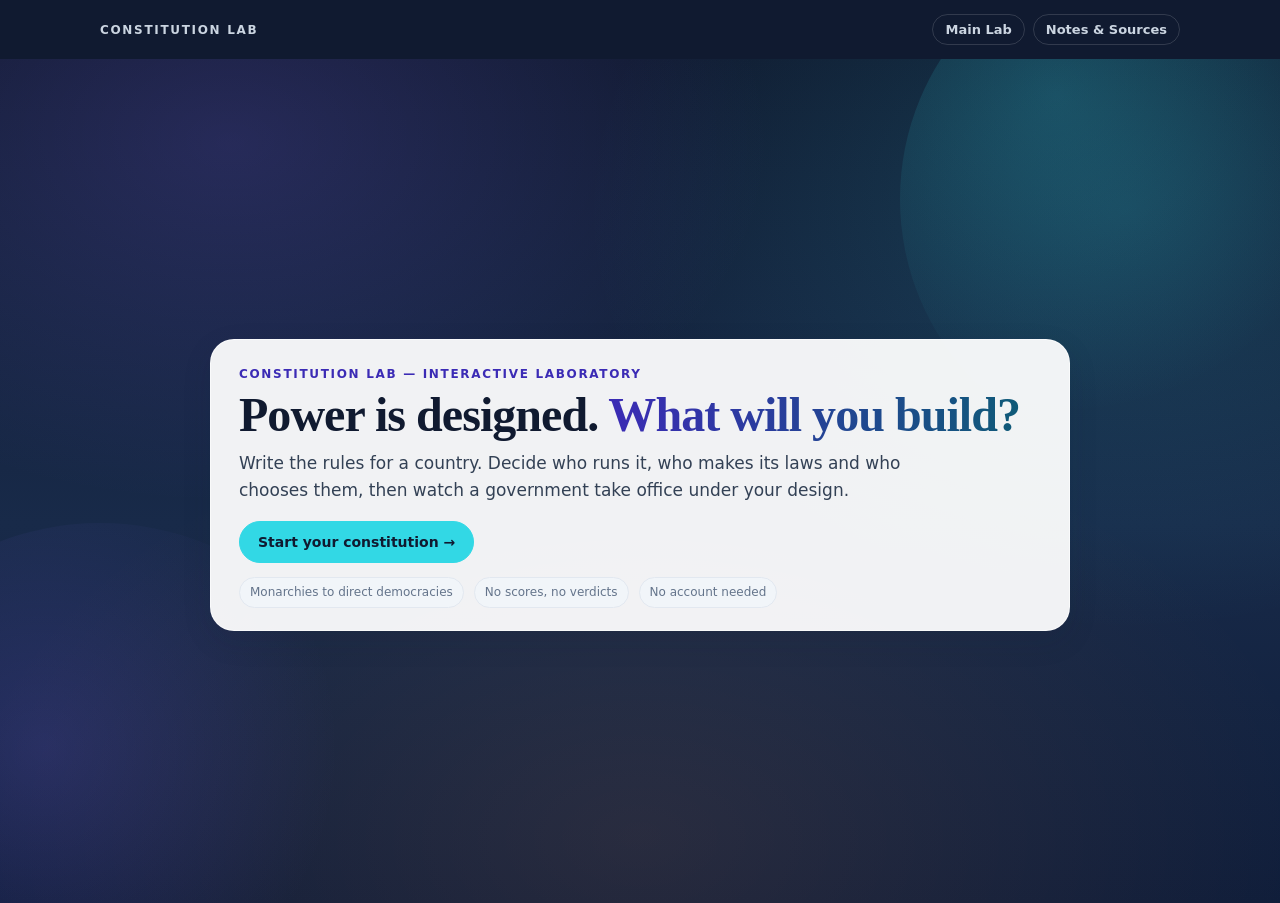
<file: index.html>
<!doctype html>
<html lang="en">
<head>
<meta charset="utf-8">
<meta name="viewport" content="width=device-width,initial-scale=1">
<title>Constitution Lab — Welcome</title>
<meta name="description" content="An interactive laboratory for constitutions. Write the rules, form a government from them, and see what follows.">
<script>
/* Old links to the Norland experiment used /#experiment. It now lives in the Main Lab. */
if(location.hash === '#experiment'){ location.replace('experiments/norland/'); }
</script>
<link rel="stylesheet" href="assets/tokens.css">
<link rel="stylesheet" href="assets/base.css">
<link rel="stylesheet" href="assets/welcome.css">
</head>
<body>
<header class="lab-bar" aria-label="Site">
  <a class="lab-brand" href="./" aria-label="Constitution Lab — return to start">Constitution Lab</a>
  <nav class="lab-nav" aria-label="Primary">
    <a class="lab-link" href="home/">Main Lab</a>
    <a class="lab-link" href="notes/">Notes &amp; Sources</a>
  </nav>
</header>
<main id="welcome" class="view entered" aria-labelledby="welcomeTitle">
  <div class="welcome-orb cyan" aria-hidden="true"></div>
  <div class="welcome-orb violet" aria-hidden="true"></div>
  <div class="welcome-card">
    <p class="welcome-kicker">Constitution Lab — Interactive Laboratory</p>
    <h1 id="welcomeTitle" class="welcome-title">Power is designed. <em>What will you build?</em></h1>
    <p class="welcome-sub">Write the rules for a country. Decide who runs it, who makes its laws and who chooses them, then watch a government take office under your design.</p>
    <div class="welcome-actions">
      <a class="btn btn-primary" id="welcomePrimary" href="builder/">Start your constitution →</a>
    </div>
    <div class="welcome-meta" aria-label="Lab scope">
      <span>Monarchies to direct democracies</span>
      <span>No scores, no verdicts</span>
      <span>No account needed</span>
    </div>
  </div>
</main>
</body>
</html>
</file>
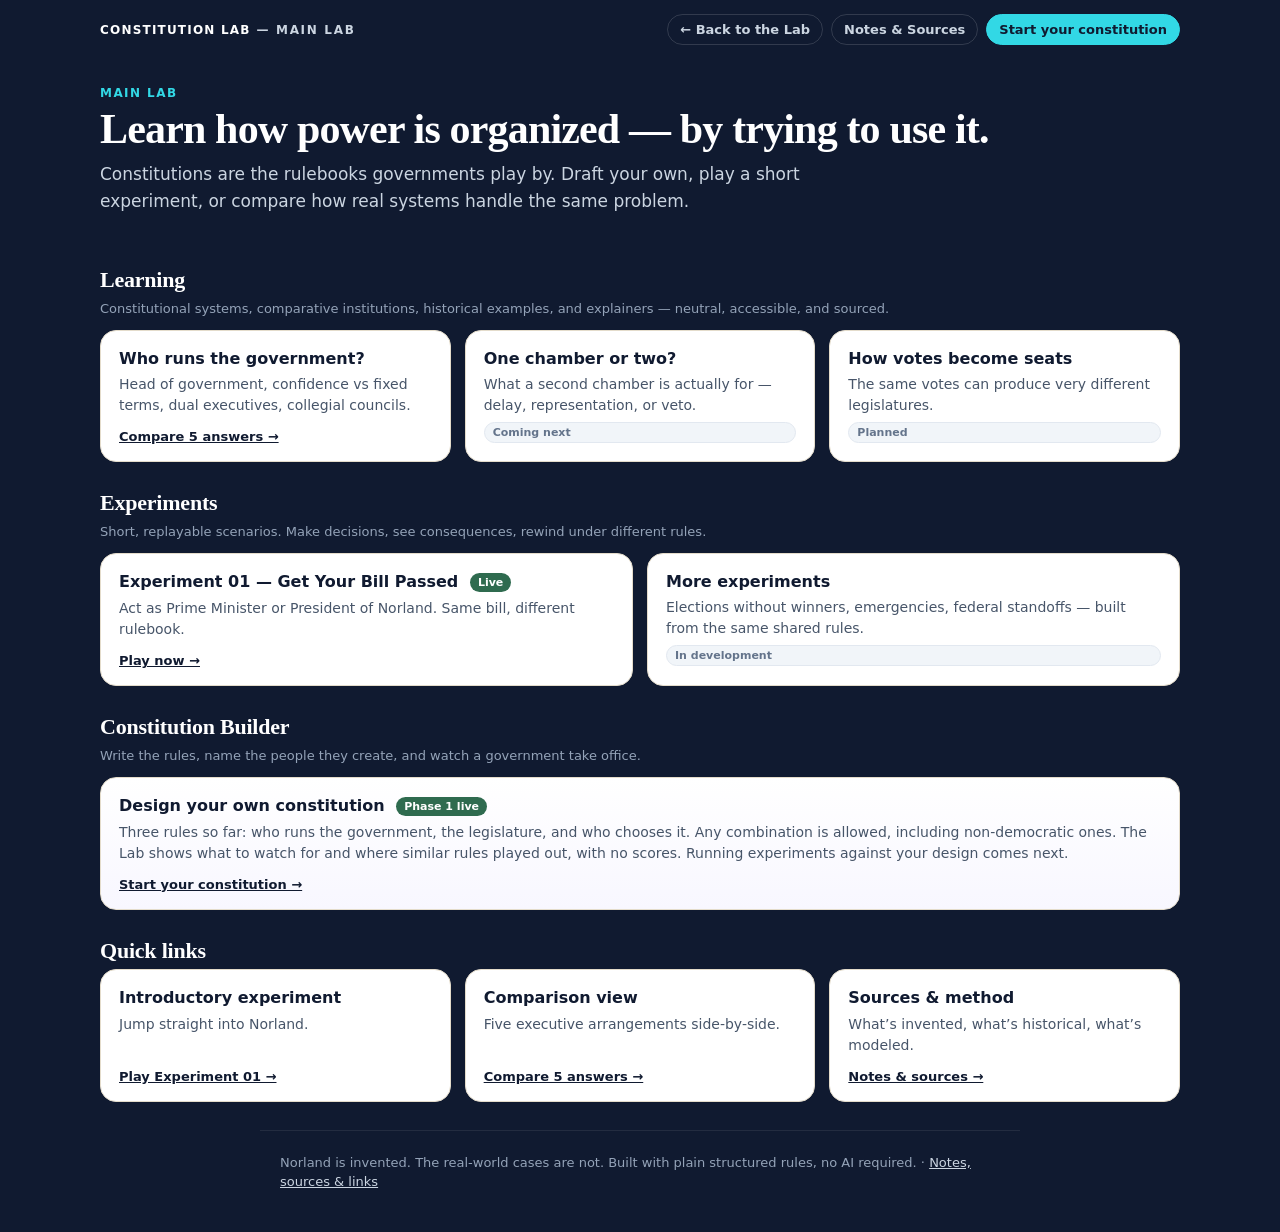
<file: home/index.html>
<!doctype html>
<html lang="en">
<head>
<meta charset="utf-8">
<meta name="viewport" content="width=device-width,initial-scale=1">
<title>Constitution Lab — Main Lab</title>
<meta name="description" content="The Main Lab hub — Learning, Experiments, and the Constitution Builder.">
<link rel="stylesheet" href="../assets/tokens.css">
<link rel="stylesheet" href="../assets/base.css">
<style>
  .hero{padding:28px 0 8px}
  .hero h1{font-family:var(--font-serif);font-size:clamp(32px,4.5vw,42px);line-height:1.05;letter-spacing:-.02em;margin:6px 0 10px;color:#fff}
  .hero .lead{color:#cbd5e1;max-width:68ch;font:17px/1.6 var(--font-sans);margin:0 0 16px}
  .section{margin:28px 0}
  .section h2{font-family:var(--font-serif);font-size:22px;line-height:1.15;margin:0 0 6px;color:#fff;letter-spacing:-.01em}
  .section .hint{font:13px/1.5 var(--font-sans);color:#94a3b8;margin:0 0 12px}
  .grid{display:grid;grid-template-columns:repeat(3,1fr);gap:14px}
  .grid.two{grid-template-columns:repeat(2,1fr)}
  @media(max-width:900px){.grid,.grid.two{grid-template-columns:1fr}}
  .mod{background:var(--card);border:1px solid var(--line);border-radius:16px;padding:18px;display:flex;flex-direction:column;gap:6px}
  .mod h3{margin:0;font:700 16px/1.2 var(--font-sans);color:var(--navy)}
  .mod p{margin:0;font:14px/1.5 var(--font-sans);color:#475569}
  .mod a{margin-top:auto;padding-top:8px;font:700 13px/1 var(--font-sans);color:var(--navy)}
  .mod a:hover{color:var(--violet)}
  .mod a[aria-disabled="true"]{pointer-events:none;opacity:.65}
  .badge{font:700 11px/1 var(--font-sans);color:#64748b;background:#f1f5f9;border:1px solid #e2e8f0;padding:4px 8px;border-radius:999px}
  .status{display:inline-block;font:700 11px/1 var(--font-sans);color:#fff;background:var(--ok);padding:4px 8px;border-radius:999px;margin-left:6px;vertical-align:middle}
  .status.soon{background:#64748b}
  .status.planned{background:#fff;color:#64748b;border:1px solid #e2e8f0}
  .builder{ background: linear-gradient(180deg, #fff 0%, #f8f7ff 100%) }
  .kicker{font:700 12px/1 var(--font-sans);letter-spacing:.12em;text-transform:uppercase;color:var(--cyan);display:block;margin-bottom:8px}
</style>
</head>
<body>
<header class="lab-bar" aria-label="Site">
  <a class="lab-brand" href="../" aria-label="Constitution Lab — return to start"><strong>Constitution Lab</strong> — Main Lab</a>
  <nav class="lab-nav" aria-label="Primary">
    <a class="lab-link" id="back" href="../">← Back to the Lab</a>
    <a class="lab-link" href="../notes/">Notes &amp; Sources</a>
    <a class="lab-link primary" href="../builder/">Start your constitution</a>
  </nav>
</header>
<main class="shell">
  <div class="hero">
    <span class="kicker">Main Lab</span>
    <h1>Learn how power is organized — by trying to use it.</h1>
    <p class="lead">Constitutions are the rulebooks governments play by. Draft your own, play a short experiment, or compare how real systems handle the same problem.</p>
  </div>
  <section class="section" aria-labelledby="learningH">
    <h2 id="learningH">Learning</h2>
    <p class="hint">Constitutional systems, comparative institutions, historical examples, and explainers — neutral, accessible, and sourced.</p>
    <div class="grid">
      <div class="mod">
        <h3>Who runs the government?</h3>
        <p>Head of government, confidence vs fixed terms, dual executives, collegial councils.</p>
        <a href="../explorer/head-of-government/">Compare 5 answers →</a>
      </div>
      <div class="mod">
        <h3>One chamber or two?</h3>
        <p>What a second chamber is actually for — delay, representation, or veto.</p>
        <span class="badge">Coming next</span>
      </div>
      <div class="mod">
        <h3>How votes become seats</h3>
        <p>The same votes can produce very different legislatures.</p>
        <span class="badge">Planned</span>
      </div>
    </div>
  </section>
  <section class="section" aria-labelledby="expH">
    <h2 id="expH">Experiments</h2>
    <p class="hint">Short, replayable scenarios. Make decisions, see consequences, rewind under different rules.</p>
    <div class="grid two">
      <div class="mod">
        <h3>Experiment 01 — Get Your Bill Passed <span class="status">Live</span></h3>
        <p>Act as Prime Minister or President of Norland. Same bill, different rulebook.</p>
        <a href="../experiments/norland/">Play now →</a>
      </div>
      <div class="mod">
        <h3>More experiments</h3>
        <p>Elections without winners, emergencies, federal standoffs — built from the same shared rules.</p>
        <span class="badge">In development</span>
      </div>
    </div>
  </section>
  <section class="section" aria-labelledby="builderH">
    <h2 id="builderH">Constitution Builder</h2>
    <p class="hint">Write the rules, name the people they create, and watch a government take office.</p>
    <div class="mod builder">
      <h3>Design your own constitution <span class="status">Phase 1 live</span></h3>
      <p>Three rules so far: who runs the government, the legislature, and who chooses it. Any combination is allowed, including non-democratic ones. The Lab shows what to watch for and where similar rules played out, with no scores. Running experiments against your design comes next.</p>
      <a href="../builder/">Start your constitution →</a>
    </div>
  </section>
  <section class="section" aria-labelledby="reach">
    <h2 id="reach">Quick links</h2>
    <div class="grid">
      <div class="mod"><h3>Introductory experiment</h3><p>Jump straight into Norland.</p><a href="../experiments/norland/">Play Experiment 01 →</a></div>
      <div class="mod"><h3>Comparison view</h3><p>Five executive arrangements side-by-side.</p><a href="../explorer/head-of-government/">Compare 5 answers →</a></div>
      <div class="mod"><h3>Sources &amp; method</h3><p>What’s invented, what’s historical, what’s modeled.</p><a href="../notes/">Notes &amp; sources →</a></div>
    </div>
  </section>
</main>
<footer class="footer">Norland is invented. The real-world cases are not. Built with plain structured rules, no AI required. · <a href="../notes/">Notes, sources &amp; links</a></footer>
<script>
(function(){
  try{
    var d = JSON.parse(sessionStorage.getItem('constitutionlab.v1') || 'null');
    var a = document.getElementById('back');
    if(d && d.S && d.S.run && (d.S.step > 0 || d.done)){
      if(d.done){ a.textContent = '← Back to your results'; a.href='../experiments/norland/'; }
      else if(d.S.run === 'pres'){ a.textContent = '← Back to the President\u2019s office'; a.href='../experiments/norland/'; }
      else { a.textContent = '← Back to the Prime Minister\u2019s office'; a.href='../experiments/norland/'; }
    }
  }catch(e){}
})();
</script>
</body>
</html>
</file>
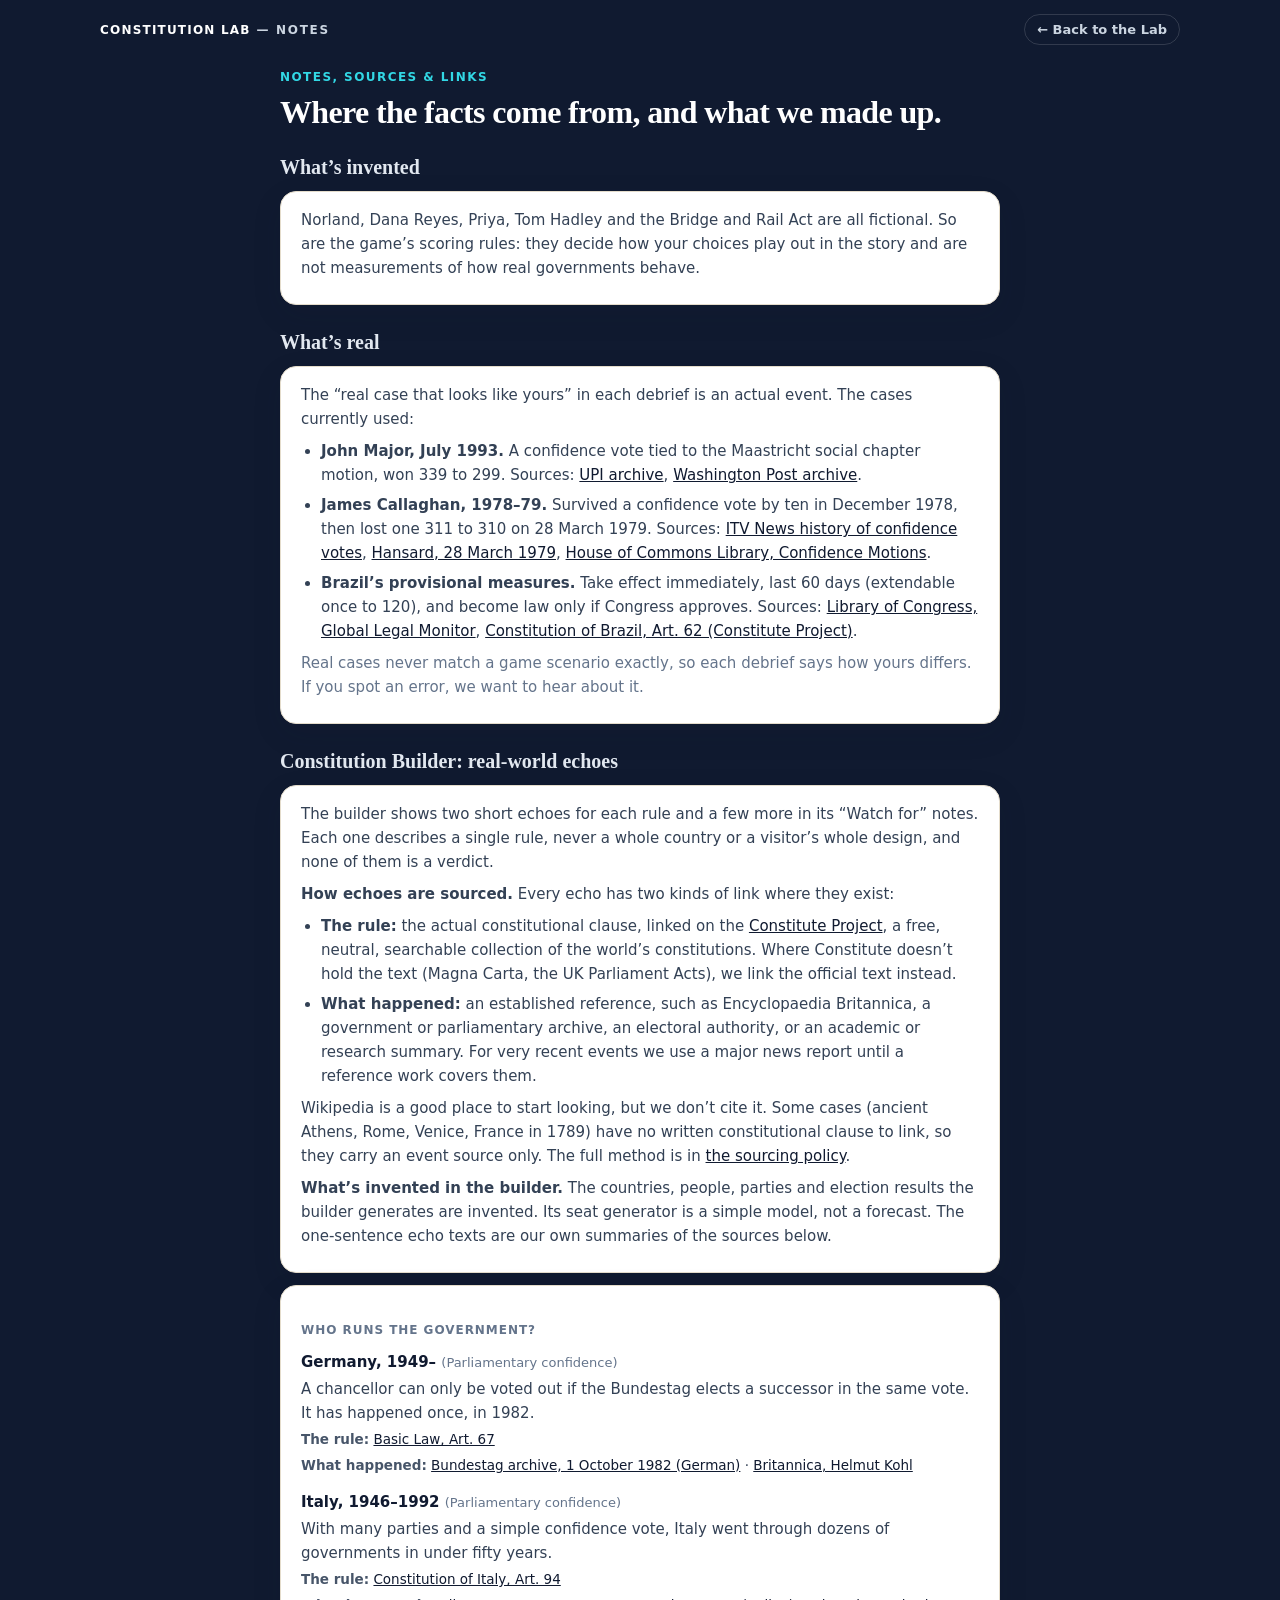
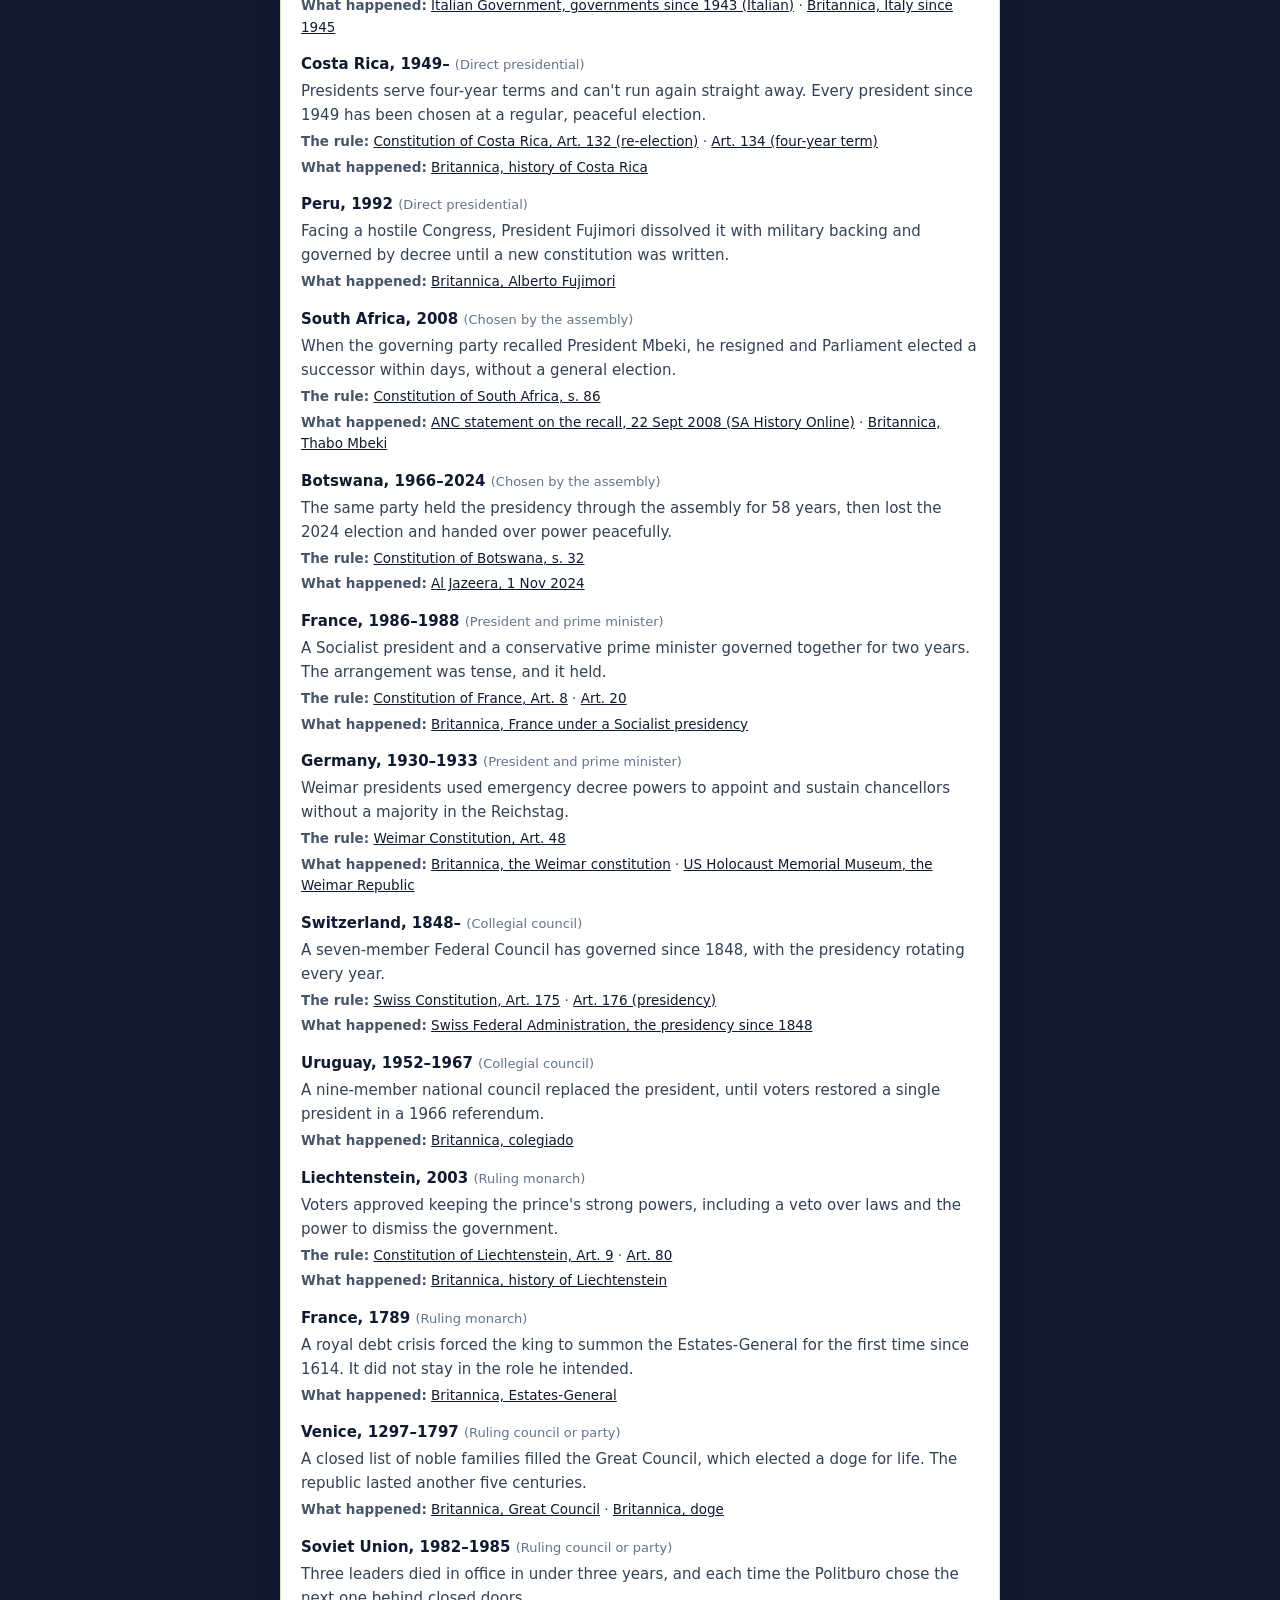
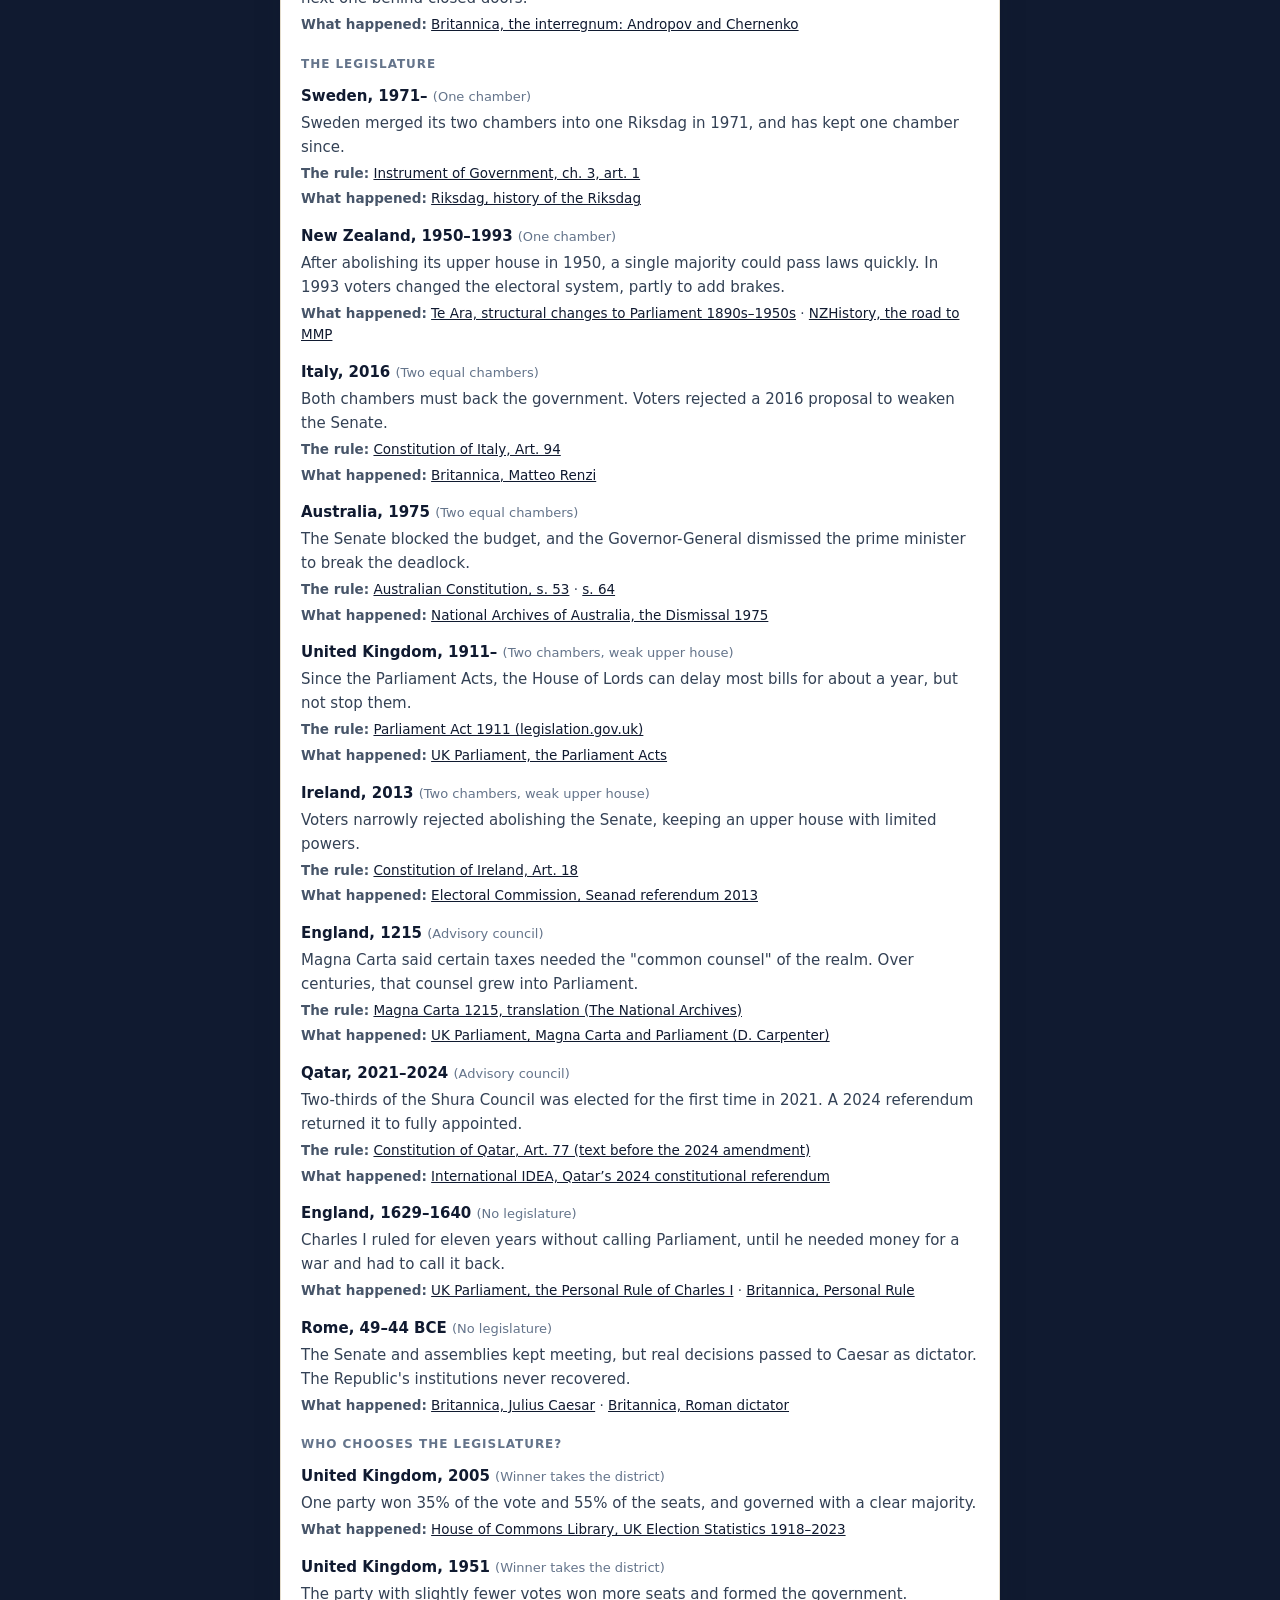
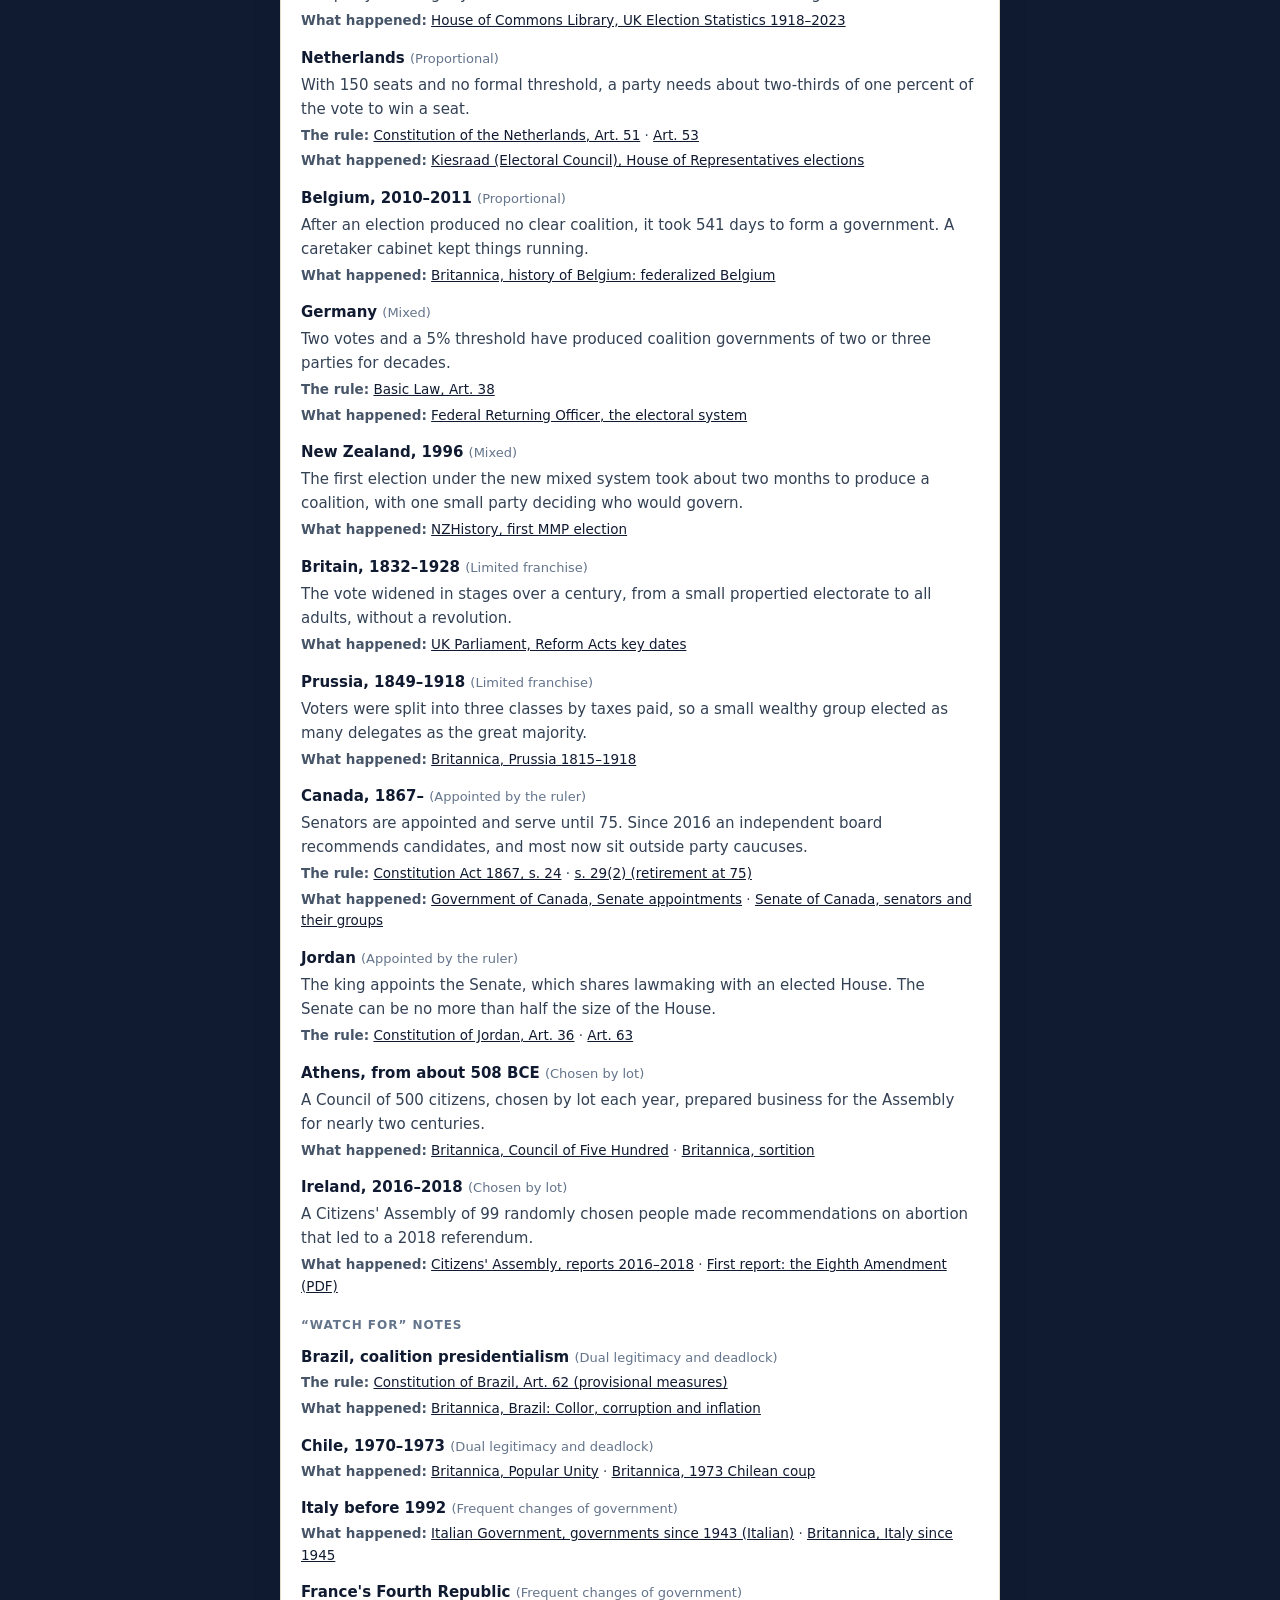
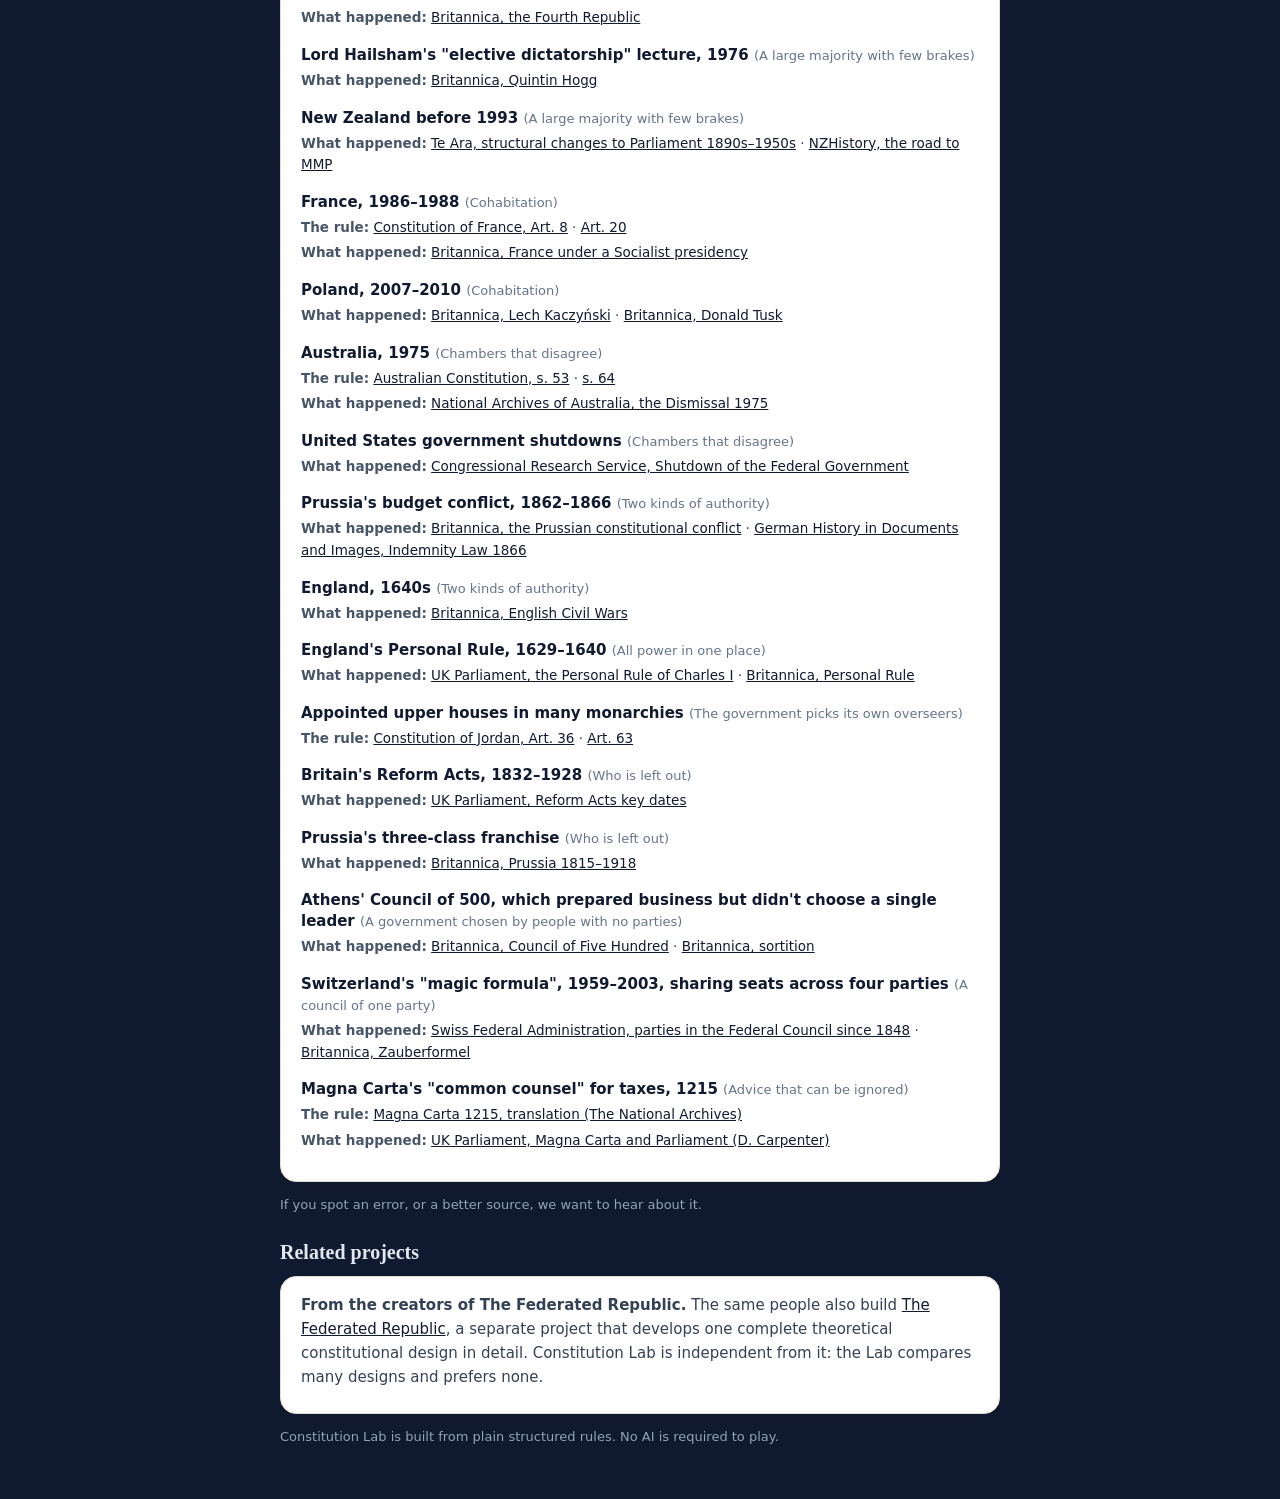
<file: notes/index.html>
<!doctype html>
<html lang="en">
<head>
<meta charset="utf-8">
<meta name="viewport" content="width=device-width,initial-scale=1">
<title>Constitution Lab — Notes, sources & links</title>
<meta name="description" content="Sources for the real-world cases, what is invented, and related projects.">
<link rel="stylesheet" href="../assets/tokens.css">
<link rel="stylesheet" href="../assets/base.css">
<style>
  main{max-width:760px;margin:0 auto;padding:12px 20px 40px}
  h1{font-family:var(--font-serif);font-size:32px;line-height:1.1;letter-spacing:-.02em;margin:12px 0 10px;color:#fff}
  h2{font-family:var(--font-serif);font-size:20px;margin:26px 0 8px;color:#e2e8f0}
  .kicker{font:700 12px/1 var(--font-sans);letter-spacing:.12em;text-transform:uppercase;color:var(--cyan);margin:0}
  .card{background:var(--card);border:1px solid var(--line);border-radius:16px;padding:16px 20px;margin:12px 0;color:var(--ink)}
  .card p{margin:0 0 8px;font:15px/1.6 var(--font-sans);color:#334155}
  ul{padding-left:20px;margin:8px 0}
  li{margin:6px 0;font:15px/1.6 var(--font-sans);color:#334155}
  a{color:var(--navy)}
  .fine{font:13px/1.5 var(--font-sans);color:#94a3b8}
  .fine a{color:#cbd5e1}
  .card .fine{color:#64748b}
  .echo-src{margin:10px 0 14px}
  .echo-src h3{font:700 15px/1.4 var(--font-sans);color:var(--navy);margin:16px 0 4px}
  .echo-src .lever{font:700 12px/1 var(--font-sans);letter-spacing:.08em;text-transform:uppercase;color:#64748b;margin:22px 0 2px}
  .echo-src p{margin:0 0 4px}
  .echo-src .src{font-size:13.5px}
  .echo-src .src b{color:#475569}
</style>
</head>
<body>
<header class="lab-bar" aria-label="Site">
  <a class="lab-brand" href="../" aria-label="Constitution Lab — return to start"><strong>Constitution Lab</strong> — Notes</a>
  <a class="lab-link" id="back" href="../">← Back to the Lab</a>
</header>
<main>
  <p class="kicker">Notes, sources & links</p>
  <h1>Where the facts come from, and what we made up.</h1>
  <h2>What’s invented</h2>
  <div class="card">
    <p>Norland, Dana Reyes, Priya, Tom Hadley and the Bridge and Rail Act are all fictional. So are the game’s scoring rules: they decide how your choices play out in the story and are not measurements of how real governments behave.</p>
  </div>
  <h2>What’s real</h2>
  <div class="card">
    <p>The “real case that looks like yours” in each debrief is an actual event. The cases currently used:</p>
    <ul>
      <li><b>John Major, July 1993.</b> A confidence vote tied to the Maastricht social chapter motion, won 339 to 299. Sources: <a href="https://www.upi.com/Archives/1993/07/23/Major-wins-confidence-vote-over-Maastricht/7611743400000/">UPI archive</a>, <a href="https://www.washingtonpost.com/archive/politics/1993/07/24/major-survives-vote-of-confidence/5038d184-f689-4322-bfe2-127e0546fbae/">Washington Post archive</a>.</li>
      <li><b>James Callaghan, 1978–79.</b> Survived a confidence vote by ten in December 1978, then lost one 311 to 310 on 28 March 1979. Sources: <a href="https://www.itv.com/news/2019-01-16/history-of-confidence-votes-in-house-of-commons">ITV News history of confidence votes</a>, <a href="https://hansard.parliament.uk/commons/1979-03-28/debates/9043d782-de85-4608-a569-0e397a43aecf/HerMajestySGovernment(OppositionMotion)">Hansard, 28 March 1979</a>, <a href="https://researchbriefings.files.parliament.uk/documents/SN02873/SN02873.pdf">House of Commons Library, Confidence Motions</a>.</li>
      <li><b>Brazil’s provisional measures.</b> Take effect immediately, last 60 days (extendable once to 120), and become law only if Congress approves. Sources: <a href="https://www.loc.gov/item/global-legal-monitor/2012-03-14/brazil-provisional-measures-must-follow-procedure-established-in-the-constitution">Library of Congress, Global Legal Monitor</a>, <a href="https://www.constituteproject.org/constitution/Brazil_2017#s1633">Constitution of Brazil, Art. 62 (Constitute Project)</a>.</li>
    </ul>
    <p class="fine">Real cases never match a game scenario exactly, so each debrief says how yours differs. If you spot an error, we want to hear about it.</p>
  </div>
  <h2 id="echo-sources">Constitution Builder: real-world echoes</h2>
  <div class="card">
    <p>The builder shows two short echoes for each rule and a few more in its “Watch for” notes. Each one describes a single rule, never a whole country or a visitor’s whole design, and none of them is a verdict.</p>
    <p><b>How echoes are sourced.</b> Every echo has two kinds of link where they exist:</p>
    <ul>
      <li><b>The rule:</b> the actual constitutional clause, linked on the <a href="https://www.constituteproject.org/">Constitute Project</a>, a free, neutral, searchable collection of the world’s constitutions. Where Constitute doesn’t hold the text (Magna Carta, the UK Parliament Acts), we link the official text instead.</li>
      <li><b>What happened:</b> an established reference, such as Encyclopaedia Britannica, a government or parliamentary archive, an electoral authority, or an academic or research summary. For very recent events we use a major news report until a reference work covers them.</li>
    </ul>
    <p>Wikipedia is a good place to start looking, but we don’t cite it. Some cases (ancient Athens, Rome, Venice, France in 1789) have no written constitutional clause to link, so they carry an event source only. The full method is in <a href="https://github.com/jcr0916-hue/Constitution-Lab/blob/main/docs/sourcing-policy.md">the sourcing policy</a>.</p>
    <p><b>What’s invented in the builder.</b> The countries, people, parties and election results the builder generates are invented. Its seat generator is a simple model, not a forecast. The one-sentence echo texts are our own summaries of the sources below.</p>
  </div>
  <div class="card" id="echo-list">
    <p class="fine" id="echo-loading">Loading the list of echoes and their sources…</p>
    <noscript><p>The full list of echoes and sources is read from <a href="../builder/data.json">builder/data.json</a>.</p></noscript>
  </div>
  <p class="fine">If you spot an error, or a better source, we want to hear about it.</p>
  <h2>Related projects</h2>
  <div class="card">
    <p><b>From the creators of The Federated Republic.</b> The same people also build <a href="https://github.com/jcr0916-hue/federatedrepublic">The Federated Republic</a>, a separate project that develops one complete theoretical constitutional design in detail. Constitution Lab is independent from it: the Lab compares many designs and prefers none.</p>
  </div>
  <p class="fine">Constitution Lab is built from plain structured rules. No AI is required to play.</p>
</main>
<script>
(function(){
  try{
    var d = JSON.parse(sessionStorage.getItem('constitutionlab.v1') || 'null');
    var a = document.getElementById('back');
    if(d && d.S && d.S.run && (d.S.step > 0 || d.done)){
      if(d.done){ a.textContent = '← Back to your results'; a.href='../experiments/norland/'; }
      else if(d.S.run === 'pres'){ a.textContent = '← Back to the President\u2019s office'; a.href='../experiments/norland/'; }
      else { a.textContent = '← Back to the Prime Minister\u2019s office'; a.href='../experiments/norland/'; }
    }
  }catch(e){}
})();
</script>
<script>
(function(){
  var box = document.getElementById('echo-list');
  if(!box || !window.fetch) return;
  function esc(t){ return String(t == null ? '' : t).replace(/[&<>"']/g, function(c){ return {'&':'&amp;','<':'&lt;','>':'&gt;','"':'&quot;',"'":'&#39;'}[c]; }); }
  function links(list, kind){
    var l = (list || []).filter(function(x){ return x.kind === kind; });
    if(!l.length) return '';
    return '<p class="src"><b>' + (kind === 'rule' ? 'The rule' : 'What happened') + ':</b> ' + l.map(function(x){
      return '<a href="' + esc(x.url) + '" target="_blank" rel="noopener">' + esc(x.label) + '</a>';
    }).join(' · ') + '</p>';
  }
  fetch('../builder/data.json').then(function(r){ return r.json(); }).then(function(D){
    var h = '<div class="echo-src">';
    D.levers.forEach(function(l){
      h += '<p class="lever">' + esc(l.title) + '</p>';
      l.options.forEach(function(o){
        (o.echoes || []).forEach(function(e){
          h += '<h3>' + esc(e.place) + ' <span class="fine">(' + esc(o.label) + ')</span></h3><p>' + esc(e.text) + '</p>' + links(e.sources,'rule') + links(e.sources,'event');
        });
      });
    });
    h += '<p class="lever">“Watch for” notes</p>';
    (D.interaction_rules || []).forEach(function(r){
      (r.cases || []).forEach(function(c){
        if(typeof c === 'string') c = { label: c, sources: [] };
        h += '<h3>' + esc(c.label) + ' <span class="fine">(' + esc(r.then) + ')</span></h3>' + links(c.sources,'rule') + links(c.sources,'event');
      });
    });
    box.innerHTML = h + '</div>';
  }).catch(function(){
    var p = document.getElementById('echo-loading');
    if(p) p.innerHTML = 'The list couldn’t load here. It lives in <a href="../builder/data.json">builder/data.json</a>.';
  });
})();
</script>
</body>
</html>
</file>
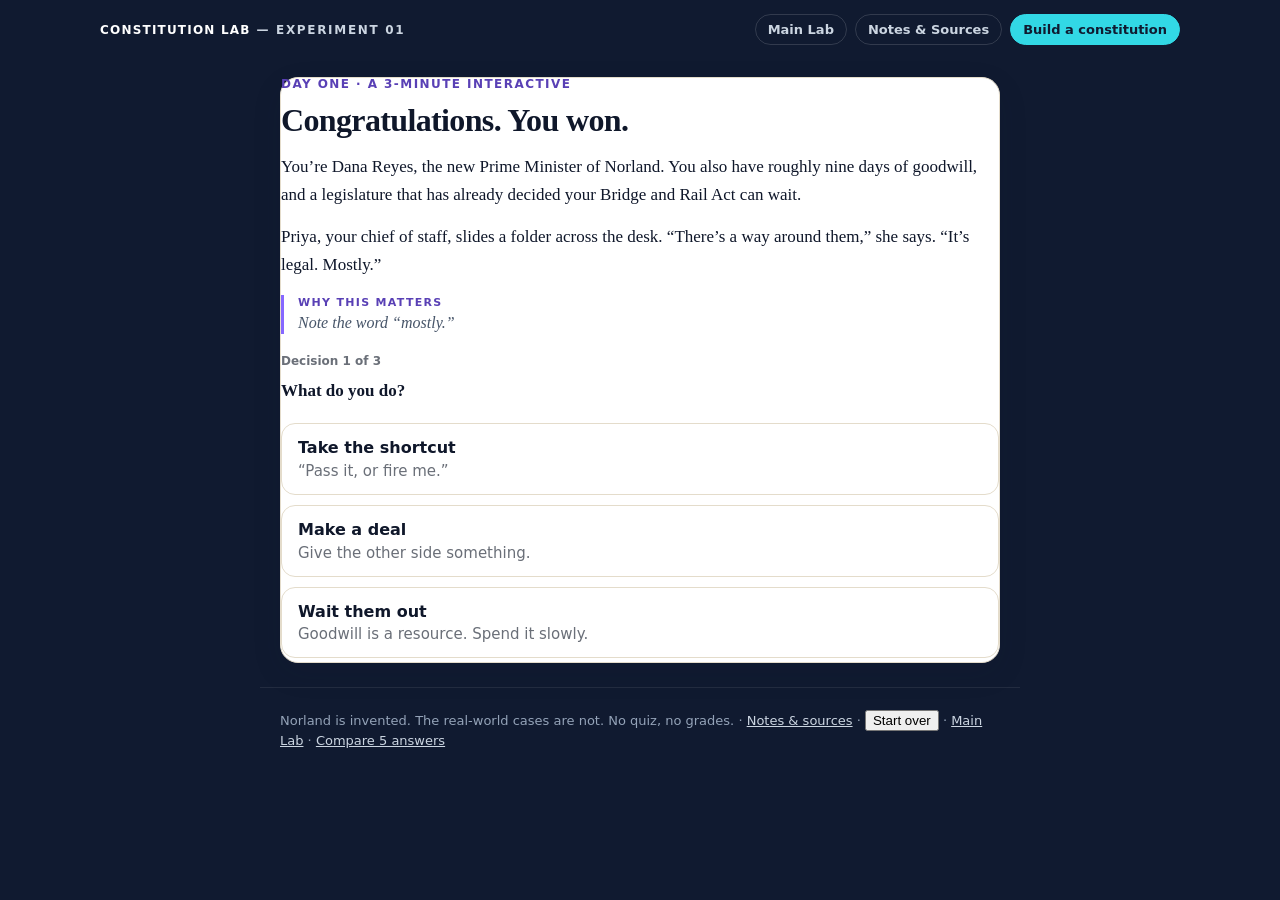
<file: experiments/norland/index.html>
<!doctype html>
<html lang="en">
<head>
<meta charset="utf-8">
<meta name="viewport" content="width=device-width,initial-scale=1">
<title>Experiment 01 · Get Your Bill Passed — Constitution Lab</title>
<meta name="description" content="Experiment 01: act as Prime Minister or President of Norland. Same bill, different rulebook.">
<link rel="stylesheet" href="../../assets/tokens.css">
<link rel="stylesheet" href="../../assets/base.css">
<link rel="stylesheet" href="../../assets/welcome.css">
<style>
#stageHost .bar{max-width:760px;margin:0 auto;padding:0 0 6px;display:flex;justify-content:space-between;align-items:center;gap:12px;font-family:var(--font-sans)}
#stageHost .bar .brand-small{font:700 12px/1 var(--font-sans);letter-spacing:.12em;text-transform:uppercase;color:#cbd5e1}
#stageHost .kicker{font:700 12px/1 var(--font-sans);letter-spacing:.12em;text-transform:uppercase;color:var(--violet);margin:0 0 12px}
#stageHost h1,#stageHost h2{font-family:var(--font-serif);letter-spacing:-.02em}
#stageHost h1{font-size:32px;line-height:1.15;margin:0 0 14px}
#stageHost h2{font-size:26px;line-height:1.15;margin:0 0 14px}
#stageHost p{margin:0 0 14px;font-family:var(--font-serif);font-size:17px;line-height:1.65}
#stageHost .aside{border-left:3px solid var(--violet);padding:2px 0 2px 14px;margin:16px 0;color:#475569;font-style:italic;font-size:16px;font-family:var(--font-serif)}
#stageHost .aside b{display:block;font:700 11px/1 var(--font-sans);letter-spacing:.12em;text-transform:uppercase;color:var(--violet);font-style:normal;margin-bottom:6px}
#stageHost .meters{display:flex;flex-wrap:wrap;gap:6px 18px;font:13px/1.3 var(--font-sans);color:var(--muted);margin:0 0 18px;padding-bottom:14px;border-bottom:1px solid var(--line)}
#stageHost .meters b{color:var(--ink);letter-spacing:.08em;font-weight:600}
#stageHost .happened{background:#edf3fa;border-radius:12px;padding:14px 16px 4px;margin:0 0 20px;font-size:16px}
#stageHost .happened .lbl{font:600 11px/1 var(--font-sans);letter-spacing:.12em;text-transform:uppercase;color:var(--muted);margin:0 0 8px;display:block}
#stageHost .pill{display:inline-block;font:600 12px/1 var(--font-sans);color:var(--muted);margin:0 0 10px}
#stageHost .opts{display:grid;gap:10px;margin:18px 0 4px}
#stageHost .opt{text-align:left;font:inherit;background:#fff;border:1.5px solid var(--line);border-radius:14px;padding:14px 16px;cursor:pointer;color:var(--ink);transition:border-color .15s,transform .15s,box-shadow .15s}
#stageHost .opt:hover,#stageHost .opt:focus-visible{border-color:var(--violet);transform:translateY(-1px);box-shadow:0 4px 14px rgba(16,26,48,.08);outline:none}
#stageHost .opt .t{display:block;font:700 16px/1.3 var(--font-sans)}
#stageHost .opt .s{display:block;color:var(--muted);font-size:15px;margin-top:3px;font-family:var(--font-sans)}
#stageHost .result{background:#fff;border:1px solid var(--line);border-radius:14px;padding:6px 18px;margin:18px 0}
#stageHost .result .row{display:flex;justify-content:space-between;gap:14px;padding:11px 0;border-bottom:1px solid var(--line);font:15px/1.4 var(--font-sans)}
#stageHost .result .row:last-child{border-bottom:0}
#stageHost .result .row span:first-child{color:var(--muted)}
#stageHost .result .row span:last-child{font-weight:700;text-align:right}
#stageHost .good{color:var(--ok)}#stageHost .bad{color:var(--warn)}
#stageHost .debrief{margin-top:22px;padding-top:18px;border-top:1px solid var(--line)}
#stageHost .case{background:#eff2ff;border-radius:12px;padding:16px 18px 6px;margin:12px 0}
#stageHost .case .lbl{font:600 11px/1 var(--font-sans);letter-spacing:.12em;text-transform:uppercase;color:var(--violet);display:block;margin-bottom:8px}
#stageHost .fine{font:13px/1.5 var(--font-sans);color:var(--muted)}
#stageHost .fine a{color:var(--muted)}
#stageHost .linklike{font:inherit;background:none;border:0;padding:0;color:var(--muted);text-decoration:underline;cursor:pointer;font-family:var(--font-sans)}
#stageHost .actions{display:flex;flex-wrap:wrap;gap:10px;margin-top:20px}
#stageHost .go,#stageHost .ghost{font:700 15px/1 var(--font-sans);border-radius:999px;padding:13px 20px;cursor:pointer;text-decoration:none;display:inline-block}
#stageHost .go{background:var(--navy);color:#fff;border:1.5px solid var(--navy)}
#stageHost .go:hover,#stageHost .go:focus-visible{background:#000}
#stageHost .ghost{background:transparent;color:var(--ink);border:1.5px solid var(--ink)}
#stageHost .ghost:hover,#stageHost .ghost:focus-visible{background:var(--ink);color:#fff}
#stageHost .twocol{display:grid;grid-template-columns:1fr 1fr;gap:12px;margin:14px 0}
@media(max-width:560px){#stageHost .twocol{grid-template-columns:1fr}#stageHost h1{font-size:27px}#stageHost .card{padding:20px 18px}}
#stageHost .mini{background:#fff;border:1px solid var(--line);border-radius:12px;padding:14px 16px 6px;font-size:15px}
#stageHost .mini .lbl{font:600 11px/1 var(--font-sans);letter-spacing:.12em;text-transform:uppercase;color:var(--muted);display:block;margin-bottom:6px}
#skipLink{position:absolute;left:-9999px;top:auto;width:1px;height:1px;overflow:hidden}
#skipLink:focus{left:20px;top:14px;width:auto;height:auto;padding:8px 12px;background:#fff;color:var(--navy);border-radius:999px;z-index:10}
/* Stage 1B: Norland's readable surfaces within the Experimental Lab palette. */
#stageHost .happened{background:#edf3fa}
#stageHost .case{background:#eff2ff}
#stageHost .mini{background:#f7f9fd}
#stageHost .kicker,#stageHost .case .lbl,#stageHost .aside b{color:#5940b5}
#stageHost .go{background:var(--navy);border-color:var(--navy)}
#stageHost .go:hover,#stageHost .go:focus-visible{background:var(--navy-2)}
#stageHost .opt:focus-visible,#stageHost .go:focus-visible,#stageHost .ghost:focus-visible{outline:3px solid #5940b5;outline-offset:3px}
#stageHost .card{box-shadow:var(--shadow-card)}
@media(prefers-reduced-motion:reduce){#stageHost .opt{transition:none}#stageHost .opt:hover{transform:none}}
</style>
</head>
<body>
<a href="#stage" id="skipLink">Skip to content</a>
<header class="lab-bar" aria-label="Site">
  <a class="lab-brand" href="../../" aria-label="Constitution Lab — return to start"><strong>Constitution Lab</strong> — Experiment 01</a>
  <nav class="lab-nav" aria-label="Primary">
    <a class="lab-link" href="../../home/">Main Lab</a>
    <a class="lab-link" href="../../notes/">Notes &amp; Sources</a>
    <a class="lab-link primary" href="../../builder/">Build a constitution</a>
  </nav>
</header>
<main id="experimentView" class="view entered" aria-labelledby="expHeading">
  <p id="expHeading" class="visually-hidden" style="position:absolute;left:-9999px">Experiment 01 · Get Your Bill Passed — Norland</p>
  <div id="stageHost">
    <div id="stage" tabindex="-1" aria-live="polite"></div>
    <noscript><div class="card" style="padding:18px"><p style="font-family:var(--font-sans)">This experiment needs JavaScript. Visit the <a href="../../home/">Main Lab</a> or <a href="../../notes/">Notes</a> without it.</p></div></noscript>
  </div>
  <footer class="footer">Norland is invented. The real-world cases are not. No quiz, no grades. · <a href="../../notes/">Notes &amp; sources</a> · <button class="linklike" id="restart" type="button">Start over</button> · <a href="../../home/">Main Lab</a> · <a href="../../explorer/head-of-government/">Compare 5 answers</a></footer>
</main>
<script>
(function(){
'use strict';
var stage = document.getElementById('stage');
function prefersReduced(){ try{ return window.matchMedia('(prefers-reduced-motion: reduce)').matches; }catch(e){ return false; } }
var RUNS = {
  pm: {
    name: 'Prime Minister',
    open: {
      kicker: 'Day one \u00b7 A 3-minute interactive',
      title: 'Congratulations. You won.',
      paras: [
        'You\u2019re Dana Reyes, the new Prime Minister of Norland. You also have roughly nine days of goodwill, and a legislature that has already decided your Bridge and Rail Act can wait.',
        'Priya, your chief of staff, slides a folder across the desk. \u201cThere\u2019s a way around them,\u201d she says. \u201cIt\u2019s legal. Mostly.\u201d'
      ],
      aside: 'Note the word \u201cmostly.\u201d',
      prompt: 'What do you do?'
    },
    steps: [
      { options: [
        { id:'go', title:'Take the shortcut', sub:'\u201cPass it, or fire me.\u201d',
          outcome:{ paras:[
            'Priya\u2019s folder had one page in it: attach a confidence vote to the bill. Pass the Act, or the government falls and everyone, including every legislator in your own party, goes home to face voters.',
            'You announce it at nine. By noon your phone has stopped ringing, which Priya says is either very good or very bad.'],
            aside:'In a parliamentary system, the legislature doesn\u2019t just write laws. It also keeps the government in office. That\u2019s the lever you just pulled.' } },
        { id:'deal', title:'Make a deal', sub:'Give the other side something.',
          outcome:{ paras:[
            'You invite opposition leader Tom Hadley to lunch. He wants the rail money moved to his region. Not outrageous, not free. Nobody claims victory, which in politics usually means the deal was real.'],
            aside:'In a parliamentary system, every vote quietly asks: do you still have a majority? Deals are how governments keep saying yes.' } },
        { id:'wait', title:'Wait them out', sub:'Goodwill is a resource. Spend it slowly.',
          outcome:{ paras:[
            'You let the bill sit and try to look patient. Priya says patience is a virtue in philosophy and a liability in a news cycle.'],
            aside:'Post-election goodwill is real, and it expires. Nobody announces when.' } }
      ]},
      { prompt:{
          go:'Opposition leader Tom Hadley holds a press conference. \u201cA bluff,\u201d he says. \u201cDana wouldn\u2019t risk her own job.\u201d Meanwhile, half your own party is asking Priya whether you\u2019d really do it.',
          deal:'The deal holds, mostly. But Tom\u2019s side has noticed that you pay, and they\u2019d like a second helping. Your own backbenchers are noticing too.',
          wait:'A week later, nothing has moved. A newspaper calls the Act \u201cquietly dying.\u201d Tom Hadley has stopped returning calls.' },
        options:[
        { id:'double', title:'Double down', sub:'Set the vote for Friday. No amendments.',
          outcome:{ paras:['You tell the chamber the vote is Friday, no amendments. Your loyalists cheer. The cautious ones in your party stop returning your texts.'],
            aside:'Raising the stakes works when your own side believes you\u2019ll follow through. It gets expensive when they don\u2019t.' } },
        { id:'compromise', title:'Compromise', sub:'Trim the bill, keep the bridges.',
          outcome:{ paras:['You cut the rail extension, keep the bridges, and sit down with Tom. Nobody will write a song about it.'],
            aside:'Boring compromises rarely make the history books. They do make a lot of laws.' } },
        { id:'retreat', title:'Regroup', sub:'Shelve the fight for now.',
          outcome:{ paras:['You shelve the contested parts and go back to basics: a smaller bill, a quieter timetable. You look less like a hero and more like someone who intends to still be here next year.'] } }
      ]},
      { prompt:'It\u2019s the week of the final vote. Priya puts three options on your desk. \u201cChoose now,\u201d she says. \u201cBy Friday, someone else will have chosen for you.\u201d',
        options:[
        { id:'press', title:'Force the vote', sub:'Let the chamber decide, today.',
          outcome:function(out){ return out
            ? { paras:['You call the vote. The chamber, including a few faces you thought were yours, votes against you.'] }
            : { paras:['You call the vote. It\u2019s tense, close and loud. The numbers hold.'] }; } },
        { id:'peace', title:'Take the smaller win', sub:'Accept a deal that actually passes.',
          outcome:function(out){ return out
            ? { paras:['You offer the smaller deal. It isn\u2019t enough; too many people have stopped believing you can deliver anything.'] }
            : { paras:['You offer the smaller deal. Tom takes it. Your own side grumbles and takes it too.'] }; } },
        { id:'voters', title:'Go to the voters', sub:'Call an early election and make it the question.',
          outcome:function(out){ return out
            ? { paras:['You ask the head of state to dissolve the legislature and send everyone to the voters. The voters, it turns out, have other plans.'],
                aside:'An early election is the parliamentary system\u2019s reset button. It\u2019s also a gamble for the person pressing it.' }
            : { paras:['You ask the head of state to dissolve the legislature and send everyone to the voters. They return you with enough seats to matter.'],
                aside:'An early election is the parliamentary system\u2019s reset button. It\u2019s also a gamble for the person pressing it.' }; } }
      ]}
    ]
  },
  pres: {
    name: 'President',
    open: {
      kicker: 'Rewind \u00b7 Same ambition, different rulebook',
      title: 'Same country. Same bill. One rule changed.',
      paras: [
        'You\u2019re still Dana Reyes, and the Bridge and Rail Act is still stuck. But now you\u2019re President of Norland, elected to a fixed term. Nobody can fire you. You can\u2019t fire them, either.',
        'Priya slides the same folder across the desk. Different page inside.'
      ],
      aside: 'Same person. Same ambition. Watch what changes.',
      prompt: 'What do you do?'
    },
    steps: [
      { options: [
        { id:'go', title:'Take the shortcut', sub:'\u201cSign the decree.\u201d',
          outcome:{ paras:[
            'The folder holds an emergency decree. You sign at nine; by 9:05, bulldozers are being scheduled. Legally, the bridges are funded. Politically, the legislature has noticed.'],
            aside:'In a presidential system, the executive and the legislature are elected separately. Neither can fire the other. That\u2019s why decrees are so tempting, and so contested.' } },
        { id:'deal', title:'Make a deal', sub:'Give the other side something.',
          outcome:{ paras:[
            'You invite Tom Hadley to lunch. He wants the rail money moved to his region. His leverage isn\u2019t your job, since you have a fixed term. It\u2019s the budget, and the calendar.'],
            aside:'With no confidence vote to fear, the opposition\u2019s tools are different: committees, budgets, delay.' } },
        { id:'wait', title:'Wait them out', sub:'You\u2019ve got a fixed term. What\u2019s the rush?',
          outcome:{ paras:[
            'You hold off. Nobody can fire you, so there\u2019s no emergency. There\u2019s also no deadline, and that cuts both ways.'],
            aside:'A fixed term buys you time. It buys everyone else time too.' } }
      ]},
      { prompt:{
          go:'Tom Hadley calls it \u201cgovernment by memo.\u201d Lawyers on both sides are already drafting.',
          deal:'Tom agrees to move forward, for a price: he wants a say in the details. Your allies in the legislature are unhappy you gave it away.',
          wait:'A week later, nothing has moved. The press calls the Act \u201cquietly dying.\u201d Tom isn\u2019t returning calls, and he doesn\u2019t have to.' },
        options:[
        { id:'double', title:'Double down', sub:'A second, bigger decree.',
          outcome:{ paras:['You issue a second decree, wider than the first. Supporters cheer. The legislature\u2019s lawyers cheer too, in a very different way.'],
            aside:'Every decree is a bet that nobody with the power to undo it will bother.' } },
        { id:'compromise', title:'Compromise', sub:'Hand them a bill they can amend.',
          outcome:{ paras:['You invite them to amend your plan. They do, heavily. But what comes out can\u2019t be undone by a memo.'],
            aside:'A law that passed both branches is harder to undo. It\u2019s also harder to get.' } },
        { id:'retreat', title:'Regroup', sub:'Pause the fight for now.',
          outcome:{ paras:['You shelve the fight and focus on what you can do alone. Less dramatic. Rather more durable.'] } }
      ]},
      { prompt:'The budget deadline is Friday. Priya puts three options on your desk. \u201cChoose now,\u201d she says. \u201cThe calendar doesn\u2019t care that you\u2019ve got a fixed term.\u201d',
        options:[
        { id:'press', title:'Press on', sub:'Keep using the tools you have.',
          outcome:function(){ return { paras:['You keep using the tools you have: another order, another announcement, another round of lawyers.'] }; } },
        { id:'peace', title:'Make peace', sub:'Trade some control for their signatures.',
          outcome:function(){ return { paras:['You trade some control for some signatures. Tom brings the legislature\u2019s votes. You bring the pen.'] }; } },
        { id:'voters', title:'Go to the public', sub:'Take your case to the voters and let pressure do the work.',
          outcome:function(){ return { paras:['You take your case on the road: rallies, town halls, a great many bridges photographed from flattering angles. Pressure builds, slowly, on a legislature that still can\u2019t be dissolved.'],
            aside:'With no early-election button, a president\u2019s main lever over the legislature is public opinion, and it works slowly.' }; } }
      ]}
    ]
  }
};
var PM_END = {
  'in/full':     { head:'The Act passes. You\u2019re still standing.', body:'Eleven bridges, one very smug chief of staff, and a government that survived the week. Enjoy it. Goodwill isn\u2019t renewable.' },
  'in/partial':  { head:'A smaller Act passes. You\u2019re still standing.', body:'Three bridges instead of eleven, and a government intact. Not the bill you promised. The bill you could pass.' },
  'in/stalled':  { head:'Nothing passes. Nothing falls.', body:'The bill is dead for now, and you\u2019re still in office. Some people call that stability. Others call it a stalled agenda. Both descriptions are fair.' },
  'out/full':    { head:'The Act passes. You don\u2019t.', body:'The bridges will get built. Someone else will cut the ribbon.' },
  'out/partial': { head:'A smaller Act passes, and you lose your job anyway.', body:'Half a victory and a full exit. Priya sends flowers.' },
  'out/stalled': { head:'You\u2019re out, and the bill goes with you.', body:'A short tenure with a long to-do list.' }
};
var OUT_CAUSE = {
  press:  'Your own side wouldn\u2019t back you in the final vote.',
  peace:  'Even the smaller deal couldn\u2019t repair your standing.',
  voters: 'You called an election and the voters chose someone else.'
};
var PRES_END = {
  'struck':           { head:'Your decree is undone.', body:'Congress lets it lapse, or a court pulls it back. Either way, the bridges are on hold and you\u2019re still President. That\u2019s the thing about a fixed term: it protects you, not your policies.' },
  'fragile/full':     { head:'It passes, but it\u2019s on thin ice.', body:'Most of your plan is real. Part of it depends on nobody, anywhere, deciding to object.' },
  'fragile/partial':  { head:'A smaller version passes, on thin ice.', body:'Part of your plan is real. Part of it depends on nobody, anywhere, deciding to object.' },
  'fragile/stalled':  { head:'Nothing passes, and the questions linger.', body:'The bridges aren\u2019t built, and what you did along the way is still being argued about.' },
  'durable/full':     { head:'The Act passes, and it sticks.', body:'Passed by the legislature, signed by you, hard to undo. Slower than a decree. Sturdier, too.' },
  'durable/partial':  { head:'A smaller Act passes, on solid ground.', body:'Three bridges instead of eleven. But they\u2019re law.' },
  'durable/stalled':  { head:'Nothing passes. Nothing breaks.', body:'You\u2019re President for the full term regardless, and the bill sits where you left it. Some call that stability. Others call it gridlock.' }
};
var CASES = {
  major: {
    paras: [
      'In 1993, British Prime Minister John Major lost a vote on the Maastricht Treaty\u2019s social chapter. The next day he put a confidence vote to the House of Commons, vowing to dissolve Parliament if he lost. Rebels in his own party, facing new elections and the loss of the party whip, fell into line. The government won, 339 to 299.',
      '<b>What\u2019s different:</b> Major\u2019s bluff worked because his own side believed the threat. Yours only works if they believe you. And the fight over that treaty deepened divisions in his party for years.'
    ]
  },
  callaghan: {
    paras: [
      'In December 1978, Britain\u2019s Callaghan government survived a confidence vote by ten votes after negotiating the support of the Ulster Unionists. On 28 March 1979 it lost another one by a single vote, 311 to 310. Callaghan immediately announced an election, which the Conservatives won.',
      '<b>What\u2019s different:</b> Callaghan led a minority government that lived on shifting deals. The point isn\u2019t that deals fail. It\u2019s that in this kind of system, a government\u2019s survival is renewed vote by vote.'
    ]
  },
  brazil: {
    paras: [
      'In Brazil, a president can issue a provisional measure that takes effect immediately and lasts up to 60 days, extendable once to 120. If Congress approves it, it becomes law, with whatever changes Congress decides. If not, it expires.',
      '<b>What\u2019s different:</b> Brazil bars these measures in some areas, such as criminal and electoral law, and Norland\u2019s rules are whatever the story needs. The trade-off is the same: speed now, permanence only with the legislature\u2019s help.'
    ]
  }
};
var KEY = 'constitutionlab.v1';
var S = null;
var results = {};
function save(done){ try{ sessionStorage.setItem(KEY, JSON.stringify({ S:S, results:results, done:!!done })); }catch(e){} }
function load(){ try{ var raw = sessionStorage.getItem(KEY); return raw ? JSON.parse(raw) : null; }catch(e){ return null; } }
function clearSaved(){ try{ sessionStorage.removeItem(KEY); }catch(e){} }
function fresh(run){ return { run:run, step:0, P:0, C:2, U:0, out:false, decree:false, picks:[], last:null }; }
function applyChoice(id){
  var s = S, step = s.step;
  if(s.run === 'pm'){
    if(step===0){ if(id==='go'){s.P+=2;s.C-=1;} if(id==='deal'){s.P+=1;} if(id==='wait'){s.C+=1;} }
    if(step===1){ if(id==='double'){s.P+=2;s.C-=2;} if(id==='compromise'){s.P+=1;s.C+=1;} if(id==='retreat'){s.C+=1;} }
    if(step===2){
      if(id==='press'){ if(s.C>=1){s.P+=1;} else {s.out=true;} }
      if(id==='peace'){ if(s.C>=0){s.C+=2;s.P+=1;} else {s.out=true;} }
      if(id==='voters'){ if(s.C>=2){s.P+=2;} else {s.out=true;} }
    }
  } else {
    if(step===0){ if(id==='go'){s.P+=2;s.C-=1;s.U+=2;s.decree=true;} if(id==='deal'){s.P+=1;} if(id==='wait'){s.C+=1;} }
    if(step===1){ if(id==='double'){s.P+=2;s.U+=2;s.C-=1;s.decree=true;} if(id==='compromise'){s.P+=1;s.U=0;} if(id==='retreat'){s.C+=1;} }
    if(step===2){
      if(id==='press'){s.P+=1;s.U+=1;s.C-=1;s.decree=true;}
      if(id==='peace'){s.P+=1;s.U=0;s.C+=1;}
      if(id==='voters'){s.C+=1;}
    }
  }
}
function lawLevel(p){ return p>=4 ? 'full' : (p>=2 ? 'partial' : 'stalled'); }
function lawText(l){ return l==='full' ? 'Passed in full' : (l==='partial' ? 'Passed in part' : 'Stalled'); }
function dots(n){ n=Math.max(0,Math.min(5,n)); return new Array(n+1).join('●')+new Array(6-n).join('○'); }
function paras(a){ return a.map(function(t){ return '<p>'+t+'</p>'; }).join(''); }
function aside(t){ return t ? '<div class="aside"><b>Why this matters</b>'+t+'</div>' : ''; }
function meters(){
  var h = '<div class="meters"><span>The Act <b>'+dots(S.P)+'</b></span><span>Political capital <b>'+dots(S.C)+'</b></span>';
  if(S.run==='pres' && S.decree){ h += '<span>Legal exposure <b>'+dots(S.U)+'</b></span>'; }
  return h + '</div>';
}
function show(html){
  stage.innerHTML = '<div class="card">'+html+'</div>';
  stage.focus({preventScroll:true});
}
function optionsHtml(opts){
  return '<div class="opts">' + opts.map(function(o){
    return '<button class="opt" data-id="'+o.id+'"><span class="t">'+o.title+'</span><span class="s">'+o.sub+'</span></button>';
  }).join('') + '</div>';
}
function bind(){
  var b = stage.querySelectorAll('.opt');
  for(var i=0;i<b.length;i++){ b[i].addEventListener('click', function(e){ choose(e.currentTarget.getAttribute('data-id')); }); }
  var a = stage.querySelectorAll('[data-act]');
  for(var j=0;j<a.length;j++){ a[j].addEventListener('click', function(e){ act(e.currentTarget.getAttribute('data-act')); }); }
}
function render(){
  var R = RUNS[S.run], html = '';
  if(S.step === 0){
    html += '<p class="kicker">'+R.open.kicker+'</p><h1>'+R.open.title+'</h1>'+paras(R.open.paras)+aside(R.open.aside);
    if(S.run==='pres' && results.pm){
      html += '<p class="fine">Last time, as Prime Minister: '+results.pm.head+'</p>';
    }
    html += '<p class="pill">Decision 1 of 3</p><p><b>'+R.open.prompt+'</b></p>';
  } else {
    var step = R.steps[S.step], pr = step.prompt;
    if(typeof pr === 'object'){ pr = pr[S.picks[0]]; }
    html += meters();
    html += '<div class="happened"><span class="lbl">What happened</span>'+paras(S.last.outcome.paras)+aside(S.last.outcome.aside)+'</div>';
    html += '<p class="pill">Decision '+(S.step+1)+' of 3</p><p>'+pr+'</p>';
  }
  html += optionsHtml(R.steps[S.step].options);
  show(html);
  bind();
  if(S.step > 0){ save(false); }
}
function choose(id){
  var R = RUNS[S.run], opt = R.steps[S.step].options.filter(function(o){ return o.id===id; })[0];
  S.picks.push(id);
  applyChoice(id);
  var oc = (typeof opt.outcome === 'function') ? opt.outcome(S.out) : opt.outcome;
  S.last = { outcome: oc, title: opt.title };
  S.step++;
  if(S.step >= 3){ finish(); } else {
    render();
    var stageHost = document.getElementById('stageHost');
    var target = stageHost || document.documentElement;
    try{
      var reduced = window.matchMedia('(prefers-reduced-motion: reduce)').matches;
      target.scrollIntoView({ behavior: reduced ? 'auto' : 'smooth', block: 'start' });
    }catch(e){ target.scrollIntoView(); }
  }
}
function finish(){
  var P = Math.min(5, S.P), review = 'durable';
  if(S.run==='pres'){
    if(S.U>=3){ review='struck'; P = Math.min(5, S.P - Math.min(S.P, S.U)); }
    else if(S.U>=1){ review='fragile'; }
  }
  var law = lawLevel(P), end, rows = '';
  if(S.run==='pm'){
    end = PM_END[(S.out?'out':'in')+'/'+law];
    rows += '<div class="row"><span>Your job</span><span class="'+(S.out?'bad':'good')+'">'+(S.out?'Out of office':'Still Prime Minister')+'</span></div>';
    rows += '<div class="row"><span>The Act</span><span>'+lawText(law)+'</span></div>';
    if(S.out){ rows += '<div class="row"><span>What did it</span><span>'+OUT_CAUSE[S.picks[2]]+'</span></div>'; }
    results.pm = { head:end.head };
  } else {
    end = (review==='struck') ? PRES_END.struck : PRES_END[review+'/'+law];
    rows += '<div class="row"><span>Your job</span><span class="good">Still President (fixed term)</span></div>';
    if(S.decree){ rows += '<div class="row"><span>Your decree</span><span class="'+(review==='struck'?'bad':(review==='fragile'?'bad':'good'))+'">'+(review==='struck'?'Undone':(review==='fragile'?'On thin ice':'Holds'))+'</span></div>'; }
    rows += '<div class="row"><span>The Act</span><span>'+(review==='struck'?'On hold':lawText(law))+'</span></div>';
    results.pres = { head:end.head };
  }
  var html = '<div class="happened"><span class="lbl">What happened</span>'+paras(S.last.outcome.paras)+aside(S.last.outcome.aside)+'</div>';
  html += '<p class="kicker">The result</p><h2>'+end.head+'</h2><p>'+end.body+'</p><div class="result">'+rows+'</div>';
  var cs;
  if(S.run==='pm'){ cs = (S.picks[0]==='go') ? CASES.major : CASES.callaghan; }
  else { cs = CASES.brazil; }
  html += '<div class="debrief"><p class="kicker">Debrief</p><p>The rules have real-world consequences. Here is a historical example.</p>';
  html += '<div class="case"><span class="lbl">A real case that looks like yours</span>'+paras(cs.paras)+'</div>';
  html += '<p class="fine">No verdict here. Real cases never match yours exactly, and each system trades one risk for another.</p></div>';
  if(S.run==='pm'){
    html += '<div class="debrief"><h2>Now the interesting question.</h2><p>What if nothing about you changed except the rulebook?</p>';
    html += '<div class="actions"><button class="go" data-act="rewind">Rewind: same ambition, different rulebook</button><button class="ghost" data-act="again">Play again</button><a class="ghost" href="../../home/">Main Lab \u2192</a></div></div>';
  } else {
    html += '<div class="debrief"><h2>Your two runs, side by side</h2><div class="twocol">';
    html += '<div class="mini"><span class="lbl">As Prime Minister</span><p>'+(results.pm?results.pm.head:'—')+'</p></div>';
    html += '<div class="mini"><span class="lbl">As President</span><p>'+results.pres.head+'</p></div></div>';
    html += '<p>Same you, same bill, same legislature. Under the parliamentary rulebook, the thing at stake was your job. Under the presidential one, it was your law. Neither is the \u201cright\u201d answer. Each one moves the danger somewhere else.</p>';
    html += '<p>And this is only one question: who runs the government, and who can remove them? There are more than two answers.</p>';
    html += '<div class="actions"><a class="go" href="../../explorer/head-of-government/">See all five answers side by side \u2192</a><button class="ghost" data-act="again">Play again</button><a class="ghost" href="../../home/">Main Lab \u2192</a></div></div>';
  }
  show(meters()+html);
  bind();
  save(true);
  try{
    var stageHost2 = document.getElementById('stageHost');
    var r2 = window.matchMedia('(prefers-reduced-motion: reduce)').matches;
    if(stageHost2) stageHost2.scrollIntoView({ behavior: r2 ? 'auto' : 'smooth', block: 'start' });
    else window.scrollTo({ top: 0, behavior: r2 ? 'auto' : 'smooth' });
  }catch(e){}
}
function act(a){
  if(a==='rewind'){ S = fresh('pres'); render(); }
  if(a==='again'){ results = {}; S = fresh('pm'); render(); }
  if(a==='rewind' || a==='again'){
    save(false); // Replace the previous completed run before refresh.
    var start = document.getElementById('stageHost');
    if(start) start.scrollIntoView({behavior:prefersReduced()?'auto':'smooth',block:'start'});
  }
}
var restartBtn = document.getElementById('restart');
if(restartBtn){
  restartBtn.addEventListener('click', function(){
    clearSaved(); results = {}; S = fresh('pm');
    render();
    try{
      var sh = document.getElementById('stageHost');
      if(sh) sh.scrollIntoView({ behavior: prefersReduced() ? 'auto' : 'smooth', block: 'start' });
      if(stage) stage.focus({ preventScroll:false });
    }catch(e){}
  });
}
var saved = load();
if(saved && saved.S && saved.S.run && RUNS[saved.S.run]){
  S = saved.S; results = saved.results || {};
  if(saved.done && S.step >= 3){ finish(); } else { render(); }
} else {
  S = fresh('pm');
  render();
}
})();
</script>
</body>
</html>
</file>
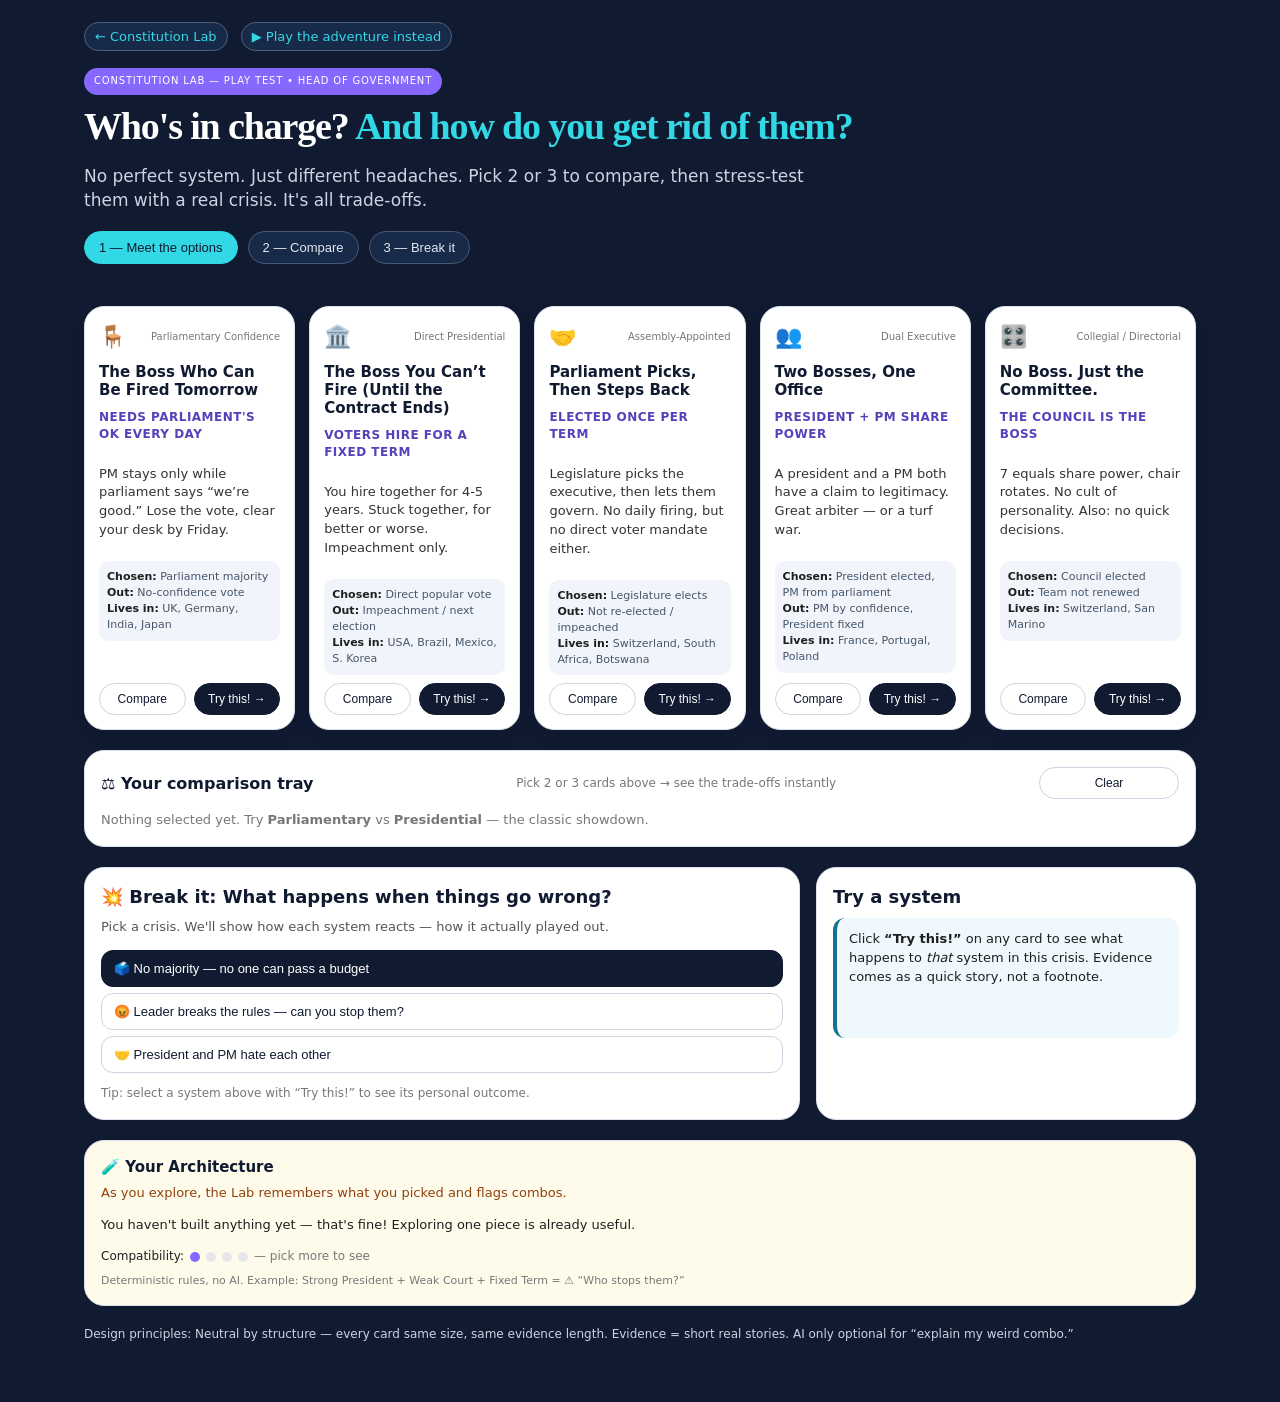
<file: explorer/head-of-government/index.html>
<!doctype html>
<html lang="en">
<head>
<meta charset="utf-8">
<meta name="viewport" content="width=device-width,initial-scale=1">
<title>Constitution Lab — Compare Heads of Government</title>
<link rel="stylesheet" href="../../assets/tokens.css">
<link rel="stylesheet" href="../../assets/base.css">
<style>
:root{--bg:#fbf9f2;--card:#fff;--ink:#1f1f1f;--muted:#777;--accent:#115e59;--border:#ece8df;}
*{box-sizing:border-box} body{margin:0;font-family:Inter,system-ui,sans-serif;background:var(--bg);color:var(--ink);line-height:1.45}
header{max-width:1160px;margin:0 auto;padding:40px 24px 12px}
.badge{display:inline-block;background:var(--ink);color:#fff;padding:6px 10px;border-radius:99px;font-size:10px;letter-spacing:.08em;text-transform:uppercase}
h1{font-size:38px;line-height:1.05;margin:12px 0 6px;letter-spacing:-.03em} h1 span{color:var(--accent)} .sub{color:var(--muted);font-size:17px;max-width:720px}
.toggleRow{display:flex;gap:10px;margin:18px 0;flex-wrap:wrap} .stepPill{padding:8px 14px;border-radius:99px;border:1px solid var(--border);background:#fff;font-size:13px}
.stepPill.active{background:var(--ink);color:#fff}
.grid{max-width:1160px;margin:12px auto;display:grid;grid-template-columns:repeat(5,1fr);gap:14px;padding:0 24px}
@media(max-width:1050px){.grid{grid-template-columns:repeat(2,1fr)}} @media(max-width:600px){.grid{grid-template-columns:1fr}}
.card{background:var(--card);border:1px solid var(--border);border-radius:20px;padding:14px;display:flex;flex-direction:column;gap:8px;box-shadow:0 2px 8px rgba(0,0,0,.04)}
.emoji{font-size:22px} .card h3{margin:2px 0;font-size:15px;line-height:1.2} .tagline{font-size:12px;color:var(--accent);font-weight:600;text-transform:uppercase;letter-spacing:.04em}
.desc{font-size:13px;color:#333;min-height:38px} .meta{font-size:11px;color:var(--muted);background:#faf8f3;border-radius:10px;padding:8px} .meta b{color:var(--ink)}
.actions{display:flex;gap:8px;margin-top:auto} .btn{flex:1;padding:8px 10px;border-radius:99px;border:1px solid var(--border);background:#fff;font-size:12px;cursor:pointer}
.btn.primary{background:var(--accent);color:#fff;border-color:var(--accent)} .card.selected{outline:2px solid var(--accent);outline-offset:1px}
.tray{max-width:1160px;margin:20px auto;padding:0 24px} .trayInner{background:#fff;border:1px solid var(--border);border-radius:20px;padding:16px}
.compareGrid{display:grid;grid-template-columns:160px repeat(auto-fit,minmax(150px,1fr));gap:10px;font-size:13px}
.compareGrid .head{font-weight:700;background:#f6f3ea;padding:8px;border-radius:10px} .compareGrid .cell{padding:8px;border-bottom:1px solid #f2f0e8}
.bar{height:8px;border-radius:99px;background:#e5e7eb;overflow:hidden;margin-top:4px} .bar i{display:block;height:100%;background:var(--accent)}
.crisis{max-width:1160px;margin:16px auto;padding:0 24px;display:grid;grid-template-columns:1fr 380px;gap:16px} @media(max-width:900px){.crisis{grid-template-columns:1fr}}
.panel{background:#fff;border:1px solid var(--border);border-radius:20px;padding:16px} .panel h2{margin:0 0 8px;font-size:18px}
.scenarioBtn{display:block;width:100%;text-align:left;padding:10px 12px;border-radius:12px;border:1px solid var(--border);background:#fff;margin:6px 0;cursor:pointer;font-size:13px}
.scenarioBtn.active{background:var(--ink);color:#fff;border-color:var(--ink)} .result{border-left:4px solid var(--accent);background:#f0fdfa;padding:12px;border-radius:12px;font-size:13px;min-height:120px}
.warn{background:#fffbeb;border-left:4px solid #f59e0b} .funMeter{display:flex;gap:6px;align-items:center;margin:8px 0} .dot{width:10px;height:10px;border-radius:50%;background:#e5e7eb} .dot.on{background:var(--accent)}
footer{max-width:1160px;margin:18px auto;padding:0 24px 40px;color:var(--muted);font-size:12px}
</style>

<style>
/* Stage 1B visual integration — comparison behavior unchanged. */
body{background:var(--navy);color:#eef2ff;font-family:var(--font-sans)}
header{max-width:1160px;padding-top:24px}
header h1{font-family:var(--font-serif);color:#fff}
header h1 span{color:var(--cyan)}
header .sub{color:#cbd5e1}
header a{color:var(--cyan)!important;border-color:rgba(255,255,255,.24)!important;background:var(--navy-2)!important}
.badge{background:var(--violet);color:#fff}
.stepPill{background:var(--navy-2);color:#e2e8f0;border-color:#4a5973}
.stepPill.active{background:var(--cyan);color:var(--navy);border-color:var(--cyan)}
.card,.panel,.trayInner{background:#fff;color:var(--ink);border-color:#dbe2ed}
.card{box-shadow:var(--shadow-card-sm)}
.card h3,.panel h2,.trayInner h2{color:var(--navy)}
.tagline{color:#5740b9}
.meta{background:#f1f5fb;color:#475569}
.btn{border-color:#cbd5e1;color:var(--navy)}
.btn.primary{background:var(--navy);color:#fff;border-color:var(--navy)}
.card.selected{outline-color:var(--violet)}
.compareGrid .head{background:#edf1ff}
.compareGrid .cell{border-bottom-color:#e2e8f0}
.bar i,.dot.on{background:var(--violet)}
.scenarioBtn{border-color:#cbd5e1;color:var(--navy)}
.scenarioBtn.active{background:var(--navy);border-color:var(--navy);color:#fff}
.result{background:#eff8fc;border-left-color:#14738e;color:var(--ink)}
.warn{background:#fff5e9;border-left-color:#c66b19}
footer{color:#cbd5e1}
a:focus-visible,button:focus-visible{outline:3px solid var(--cyan);outline-offset:3px}
@media(prefers-reduced-motion:reduce){html{scroll-behavior:auto}}
</style>
</head>
<body>
<header><div style="max-width:1160px;margin:0 auto;padding:0 0 8px"><a href="../../" style="font-size:13px;color:#0e4a5a;text-decoration:none;border:1px solid #ece8df;padding:6px 10px;border-radius:99px;background:#fff">← Constitution Lab</a> <a href="../../experiments/norland/" style="font-size:13px;margin-left:8px;color:#0e4a5a;text-decoration:none;border:1px solid #ece8df;padding:6px 10px;border-radius:99px;background:#fff">▶ Play the adventure instead</a></div><div style="height:12px"></div>
<div class="badge">Constitution Lab — Play Test • Head of Government</div>
<h1>Who's in charge? <span>And how do you get rid of them?</span></h1>
<p class="sub">No perfect system. Just different headaches. Pick 2 or 3 to compare, then stress-test them with a real crisis. It's all trade-offs.</p>
<div class="toggleRow"><button class="stepPill active">1 — Meet the options</button><button class="stepPill">2 — Compare</button><button class="stepPill">3 — Break it</button></div>
</header>
<div class="grid" id="grid"></div>
<div class="tray" id="tray"><div class="trayInner">
<div style="display:flex;justify-content:space-between;align-items:center;gap:12px;flex-wrap:wrap">
<h2 style="margin:0;font-size:16px">⚖️ Your comparison tray</h2><span id="trayHint" style="font-size:12px;color:#777">Pick 2 or 3 cards above → see the trade-offs instantly</span>
<button class="btn" style="max-width:140px" onclick="clearCompare()">Clear</button>
</div><div id="compareArea" style="margin-top:12px;font-size:13px;color:#777">Nothing selected yet. Try <b>Parliamentary</b> vs <b>Presidential</b> — the classic showdown.</div>
</div></div>
<div class="crisis">
<div class="panel"><h2>💥 Break it: What happens when things go wrong?</h2>
<p style="font-size:13px;color:#555;margin-top:0">Pick a crisis. We'll show how each system reacts — how it actually played out.</p>
<button class="scenarioBtn active" onclick="setScenario(0)">🗳️ No majority — no one can pass a budget</button>
<button class="scenarioBtn" onclick="setScenario(1)">😡 Leader breaks the rules — can you stop them?</button>
<button class="scenarioBtn" onclick="setScenario(2)">🤝 President and PM hate each other</button>
<div style="margin-top:12px;font-size:12px;color:#777">Tip: select a system above with “Try this!” to see its personal outcome.</div>
</div>
<div class="panel" id="resultPanel"><h2 id="resultTitle">Try a system</h2><div id="result" class="result">Click <b>“Try this!”</b> on any card to see what happens to <em>that</em> system in this crisis. Evidence comes as a quick story, not a footnote.</div><div id="archWarn" style="margin-top:10px"></div></div>
</div>
<div class="tray"><div class="trayInner" style="background:#fffbeb">
<h2 style="margin:0;font-size:15px">🧪 Your Architecture</h2>
<p style="font-size:13px;margin:6px 0 0;color:#92400e">As you explore, the Lab remembers what you picked and flags combos.</p>
<p style="font-size:13px" id="archText">You haven't built anything yet — that's fine! Exploring one piece is already useful. Add 2–3 pieces and watch the compatibility meter.</p>
<div class="funMeter"><span style="font-size:12px">Compatibility:</span><div class="dot on"></div><div class="dot on"></div><div class="dot"></div><div class="dot"></div><span style="font-size:12px;color:#777" id="meterLabel">— pick more to see</span></div>
<p style="font-size:11px;color:#777;margin:8px 0 0">Deterministic rules, no AI. Example: Strong President + Weak Court + Fixed Term = ⚠️ “Who stops them?”</p>
</div></div>
<footer>Design principles: Neutral by structure — every card same size, same evidence length. Evidence = short real stories. AI only optional for “explain my weird combo.”</footer>
<script>
const options=[
  {id:'parliamentary',emoji:'🪑',title:'The Boss Who Can Be Fired Tomorrow',name:'Parliamentary Confidence',tag:"Needs parliament's OK every day",desc:'PM stays only while parliament says “we’re good.” Lose the vote, clear your desk by Friday.',chosen:'Parliament majority',removed:'No-confidence vote',lives:'UK, Germany, India, Japan',fire:5,survive:2,check:3,story:'Germany fixed the chaos: you can only fire the chancellor if you name a replacement. 10 chancellors since 1949. Italy didn’t — 40+ governments.'},
  {id:'presidential',emoji:'🏛️',title:'The Boss You Can’t Fire (Until the Contract Ends)',name:'Direct Presidential',tag:'Voters hire for a fixed term',desc:'You hire together for 4-5 years. Stuck together, for better or worse. Impeachment only.',chosen:'Direct popular vote',removed:'Impeachment / next election',lives:'USA, Brazil, Mexico, S. Korea',fire:1,survive:5,check:4,story:'Fixed term = stability. But when president and congress both say “I speak for the people,” deadlock. Ask the US in the 1860s or Brazil in the 50s.'},
  {id:'assembly',emoji:'🤝',title:'Parliament Picks, Then Steps Back',name:'Assembly-Appointed',tag:'Elected once per term',desc:'Legislature picks the executive, then lets them govern. No daily firing, but no direct voter mandate either.',chosen:'Legislature elects',removed:'Not re-elected / impeached',lives:'Switzerland, South Africa, Botswana',fire:2,survive:4,check:2,story:'Switzerland: parliament elects a 7-person team who share power. Boring? Super stable. South Africa: same rule, but one dominant party changes the feel.'},
  {id:'dual',emoji:'👥',title:'Two Bosses, One Office',name:'Dual Executive',tag:'President + PM share power',desc:'A president and a PM both have a claim to legitimacy. Great arbiter — or a turf war.',chosen:'President elected, PM from parliament',removed:'PM by confidence, President fixed',lives:'France, Portugal, Poland',fire:3,survive:3,check:3,story:'France mastered cohabitation — opposite sides forced to co-manage. Weimar didn’t — two mandates, no referee, collapse.'},
  {id:'collegial',emoji:'🎛️',title:'No Boss. Just the Committee.',name:'Collegial / Directorial',tag:'The council is the boss',desc:'7 equals share power, chair rotates. No cult of personality. Also: no quick decisions.',chosen:'Council elected',removed:'Team not renewed',lives:'Switzerland, San Marino',fire:2,survive:5,check:5,story:'Swiss 7-member council: consensus-obsessed, rock-solid. Uruguay tried 9 bosses, gave up — “too slow” — and went back to a president.'},
];
const scenarios=[
  {title:'No majority — no one can pass a budget',outcomes:{parliamentary:'Government falls, new coalition or election in weeks. Painful but fast reset. Italy 1990s: fell 3x in 2 years.',presidential:'Deadlock for months. President can’t dissolve parliament, parliament can’t fire president. Shutdowns (USA) or decree-powers (Brazil) fill the gap.',assembly:'Stays till term ends. Must negotiate minority support — but no automatic collapse. Can limp on, weak.',dual:'Blame game: President says PM failed, PM says president blocks. Cohabitation can save it — or freeze everything.',collegial:'Council keeps ticking. Slow compromise budget emerges. No drama, no speed.'}},
  {title:'Leader breaks the rules — can you stop them?',outcomes:{parliamentary:'Parliament can pull the plug tomorrow — if the leader’s own party dares. Party loyalty is the real check.',presidential:'Mid-term removal is brutal (impeachment). Very high bar. Works only with huge legislative majority.',assembly:'Depends on court / council. Parliament could not-re-elect, but that’s years away. Needs strong judges now.',dual:'Who judges? President points at PM, PM at president. Courts get dragged in.',collegial:'No single leader to entrench. Council members check each other. But collective blame = nobody accountable.'}},
  {title:'President and PM hate each other',outcomes:{parliamentary:'Not applicable — one boss only. (That’s the perk.)',presidential:'Not applicable — one boss only. (That’s also the risk.)',assembly:'Not applicable — but watch if assembly president clashes with court.',dual:'🔥 The Lab’s favorite case: France 1986, 1993, 1997 — cohabitation survived because roles were crystal clear. Where unclear (Romania, Weimar), rivalry turned toxic.',collegial:'By design, can’t happen. 7 bosses means no duel.'}},
];
let selected=new Set(); let activeScenario=0; let lastTried=null; let architecture=new Set();
function render(){ const grid=document.getElementById('grid'); grid.innerHTML=options.map(o=>`<div class="card ${selected.has(o.id)?'selected':''}" id="card-${o.id}"><div style="display:flex;justify-content:space-between;align-items:center"><span class="emoji">${o.emoji}</span><span style="font-size:10px;color:#777">${o.name}</span></div><h3>${o.title}</h3><div class="tagline">${o.tag}</div><p class="desc">${o.desc}</p><div class="meta"><b>Chosen:</b> ${o.chosen}<br><b>Out:</b> ${o.removed}<br><b>Lives in:</b> ${o.lives}</div><div class="actions"><button class="btn ${selected.has(o.id)?'primary':''}" onclick="toggle('${o.id}')">${selected.has(o.id)?'✓ Comparing':'Compare'}</button><button class="btn primary" onclick="trySystem('${o.id}')">Try this! →</button></div></div>`).join(''); renderCompare();}
function toggle(id){ if(selected.has(id)) selected.delete(id); else { if(selected.size>=3){alert('Keep it to 3 for a clean compare — remove one first.');return;} selected.add(id);} architecture.add(id); updateArch(); render();}
function clearCompare(){ selected.clear(); render(); }
function renderCompare(){ const area=document.getElementById('compareArea'); const hint=document.getElementById('trayHint'); const ids=[...selected]; if(ids.length===0){area.innerHTML='Nothing selected yet. Try <b>Parliamentary</b> vs <b>Presidential</b> — the classic showdown.'; hint.textContent='Pick 2 or 3 cards above → see the trade-offs instantly'; return;} hint.textContent=ids.length===1?'Add one more to compare side-by-side':'Same 4 lenses, no right answer — just trade-offs'; const picked=ids.map(id=>options.find(o=>o.id===id)); area.innerHTML=`<div class="compareGrid"><div></div>${picked.map(o=>`<div class="head">${o.emoji} ${o.name}</div>`).join('')}<div class="head">Can you fire them fast?</div>${picked.map(o=>`<div class="cell"><b>${o.fire}/5</b><div class="bar"><i style="width:${o.fire*20}%"></i></div></div>`).join('')}<div class="head">Will gov survive a crisis?</div>${picked.map(o=>`<div class="cell"><b>${o.survive}/5</b><div class="bar"><i style="width:${o.survive*20}%"></i></div></div>`).join('')}<div class="head">Who stops power grabs?</div>${picked.map(o=>`<div class="cell"><b>${o.check}/5</b><div class="bar"><i style="width:${o.check*20}%"></i></div></div>`).join('')}<div class="head">Real story</div>${picked.map(o=>`<div class="cell" style="font-size:12px;color:#333">${o.story}</div>`).join('')}</div>`;}
function trySystem(id){ lastTried=id; const o=options.find(x=>x.id===id); architecture.add(id); updateArch(); document.getElementById('resultTitle').textContent=o.emoji+' '+o.title; document.getElementById('result').innerHTML=`<b>In this crisis:</b> ${scenarios[activeScenario].outcomes[id]||'No special effect.'}<div style="margin-top:8px;color:#555;font-style:italic">Evidence snack: ${o.story}</div>`; document.querySelectorAll('.scenarioBtn').forEach((b,i)=>b.classList.toggle('active',i===activeScenario)); document.getElementById('resultPanel').scrollIntoView({behavior:'smooth',block:'center'});}
function setScenario(i){ activeScenario=i; document.querySelectorAll('.scenarioBtn').forEach((b,idx)=>b.classList.toggle('active',idx===i)); if(lastTried) trySystem(lastTried); else document.getElementById('result').innerHTML=scenarios[i].outcomes['parliamentary']+' <br><br><span style="color:#777">Now click “Try this!” on a card to see how THAT system handles it.</span>';}
function updateArch(){ const dots=document.querySelectorAll('.dot'); const n=architecture.size; dots.forEach((d,i)=>d.classList.toggle('on',i<Math.min(n+1,4))); document.getElementById('meterLabel').textContent=n===0?'— pick more to see':n===1?'Starter kit — add one more!':n>=3?'Combo brewing — see warning below':'Building…'; const hasPres=architecture.has('presidential'); const hasDual=architecture.has('dual'); let warn=''; if(hasPres&&n>=2) warn+='<div class="result warn">⚠️ Fixed-term President + fragmented legislature vibe. Flag: <b>Dual legitimacy / deadlock risk</b> — both claim “the people want me.” Mitigations: runoff election, strong override, limit decrees. <span style="color:#777">See: Brazil 1950s, US shutdowns.</span></div>'; else if(hasDual&&n>=2) warn+='<div class="result warn">⚠️ Dual Executive + polarized parties = <b>Cohabitation rivalry</b>. Works only if powers are crystal clear. <span style="color:#777">See: France (survived) vs Weimar (didn\'t).</span></div>'; else if(n>=3) warn+='<div class="result" style="background:#f0fdfa">✅ Nice combo — no classic clash detected. Unusual combos are where the Lab shines — “Explain my weird combo” (optional AI) would go here.</div>'; document.getElementById('archText').textContent=n===0?"You haven't built anything yet — that's fine! Exploring one piece is already useful.":`Your build so far: ${[...architecture].map(id=>options.find(o=>o.id===id).name).join(' + ')}`; document.getElementById('archWarn').innerHTML=warn;}
render(); updateArch();
</script>
</body>
</html>
</file>
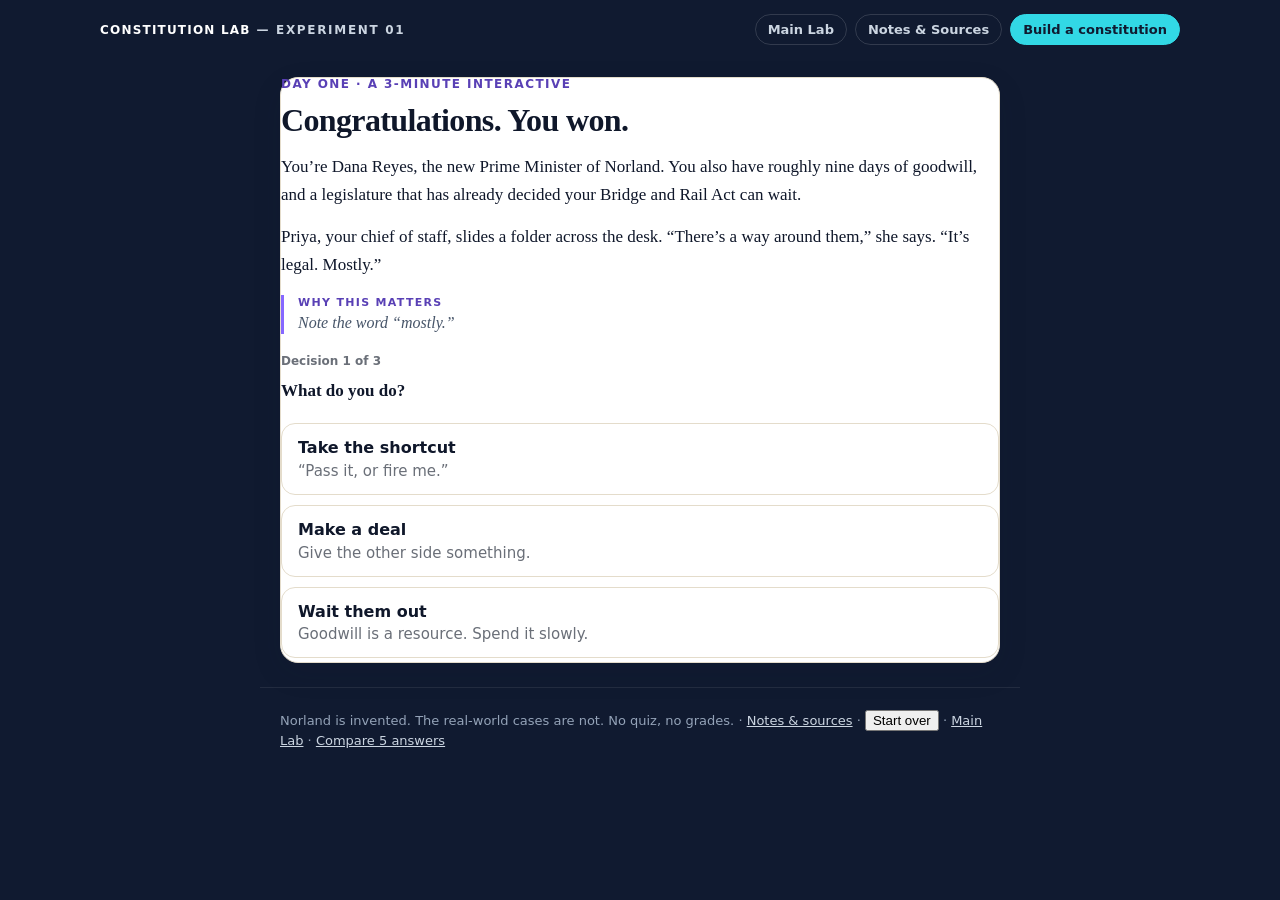
<file: explorer/head-of-government/adventure/index.html>
<!doctype html>
<html lang="en">
<head>
<meta charset="utf-8">
<meta http-equiv="refresh" content="0; url=../../../experiments/norland/">
<link rel="canonical" href="../../../experiments/norland/">
<title>Moved — Constitution Lab</title>
</head>
<body>
<p>The adventure now lives in the <a href="../../../experiments/norland/">Main Lab as Experiment 01</a>.</p>
</body>
</html>
</file>
<file: assets/tokens.css>
/* Constitution Lab — Design Tokens (Stage 1A)
   Experimental Lab — contemporary, intelligent, exploratory */
:root{
  --navy:#101A30;
  --navy-2:#182A49;
  --navy-3:#1e335c;
  --cyan:#32D8E5;
  --cyan-2:#5be7f2;
  --violet:#8668FF;
  --violet-2:#a48eff;
  --orange:#FF9B54;
  --orange-2:#ffb07a;
  --paper:#f6f1e7;
  --card:#ffffff;
  --card-soft:#f8f7ff;
  --line:#e4dccb;
  --line-2:#e6e0ff;
  --ink:#0f172a;
  --ink-2:#1d2b3a;
  --muted:#6a6f78;
  --muted-2:#9aa3b5;
  --ok:#2f6b4f;
  --warn:#9a3d2b;
  --r-sm:10px;
  --r-md:14px;
  --r-lg:18px;
  --r-xl:22px;
  --r-pill:999px;
  --s-1:6px; --s-2:10px; --s-3:14px; --s-4:18px; --s-5:22px; --s-6:28px; --s-7:36px; --s-8:48px;
  --shadow-card:0 10px 30px rgba(16,26,48,.10);
  --shadow-card-sm:0 6px 18px rgba(16,26,48,.08);
  --shadow-glow:0 0 0 1px rgba(50,216,229,.18), 0 8px 24px rgba(50,216,229,.12);
  --focus:0 0 0 3px rgba(50,216,229,.55);
  --ease:cubic-bezier(.2,.8,.2,1);
  --dur:360ms;
  --dur-fast:180ms;
  --font-serif: Charter, "Iowan Old Style", "Palatino Linotype", Palatino, Georgia, serif;
  --font-sans: Inter, ui-sans-system, system-ui, -apple-system, "Segoe UI", Roboto, Helvetica, Arial, sans-serif;
  --font-mono: ui-monospace, SFMono-Regular, Menlo, Monaco, Consolas, monospace;
}
@media (prefers-reduced-motion:reduce){
  :root{ --dur:0ms; --dur-fast:0ms; }
  html{ scroll-behavior:auto; }
}
</file>
<file: assets/base.css>
*{box-sizing:border-box}
html{scroll-behavior:smooth}
body{margin:0;background:var(--navy);color:#eef2ff;font-family:var(--font-sans);-webkit-font-smoothing:antialiased}
a{color:inherit}
a:focus-visible,button:focus-visible{outline:none;box-shadow:var(--focus)}
.lab-bar{max-width:1120px;margin:0 auto;padding:14px 20px;display:flex;align-items:center;justify-content:space-between;gap:12px}
.lab-brand{font:700 12px/1 var(--font-sans);letter-spacing:.14em;text-transform:uppercase;color:#cbd5e1;text-decoration:none}
.lab-brand strong{color:#fff;letter-spacing:.10em}
.lab-nav{display:flex;gap:8px;align-items:center}
.lab-link{font:600 13px/1 var(--font-sans);color:#cbd5e1;text-decoration:none;border:1px solid rgba(255,255,255,.14);padding:8px 12px;border-radius:var(--r-pill)}
.lab-link:hover{color:#fff;border-color:rgba(255,255,255,.28);background:rgba(255,255,255,.06)}
.lab-link.primary{background:var(--cyan);color:var(--navy);border-color:var(--cyan);font-weight:800}
.lab-link.primary:hover{background:var(--cyan-2);border-color:var(--cyan-2)}
.shell{max-width:1120px;margin:0 auto;padding:0 20px}
.footer{max-width:760px;margin:0 auto;padding:22px 20px 40px;color:#94a3b8;font:13px/1.5 var(--font-sans);border-top:1px solid rgba(255,255,255,.08)}
.footer a{color:#cbd5e1}
.card{background:var(--card);color:var(--ink);border:1px solid var(--line);border-radius:var(--r-lg);box-shadow:var(--shadow-card)}
.card.dark{background:rgba(255,255,255,.06);color:#eef2ff;border-color:rgba(255,255,255,.10);box-shadow:none;backdrop-filter:blur(6px)}
#stageHost .card{ background:var(--card); color:var(--ink) }
</file>
<file: assets/welcome.css>
#welcome{
  position:relative;
  min-height:calc(100vh - 56px);
  display:grid;place-items:center;
  padding:32px 20px 24px;
  background:
    radial-gradient(900px 600px at 18% 10%, rgba(134,104,255,.18), transparent 60%),
    radial-gradient(900px 700px at 88% 18%, rgba(50,216,229,.16), transparent 60%),
    radial-gradient(1100px 700px at 50% 92%, rgba(255,155,84,.10), transparent 62%),
    linear-gradient(180deg, var(--navy) 0%, var(--navy-2) 55%, #0f1d3a 100%);
  overflow:hidden;
}
.welcome-card{
  width:min(860px,100%);
  background:rgba(255,255,255,.94);
  border:1px solid rgba(255,255,255,.60);
  border-radius:24px;
  padding:28px 28px 22px;
  box-shadow:var(--shadow-card);
  color:var(--ink);
  position:relative; z-index:1;
}
/* Kicker: AA on white (white ~94% over navy still >8:1) */
.welcome-kicker{font:700 12px/1 var(--font-sans);letter-spacing:.14em;text-transform:uppercase;color:#3b2bb5;margin:0 0 10px}
.welcome-title{
  font-family:var(--font-serif);
  font-size:clamp(32px,5vw,48px);
  line-height:1.05;letter-spacing:-.02em;
  margin:0 0 10px;color:var(--navy);
}
.welcome-title em{
  font-style:normal;
  background:linear-gradient(90deg,#3b2bb5,#0f5a78);
  -webkit-background-clip:text;background-clip:text;color:transparent;
}
.welcome-sub{font:17px/1.55 var(--font-sans);color:#334155;margin:0 0 18px;max-width:62ch}
.welcome-actions{display:flex;flex-wrap:wrap;gap:10px;margin-top:10px}
.btn{font:800 14px/1 var(--font-sans);padding:13px 18px;border-radius:var(--r-pill);border:1.5px solid transparent;cursor:pointer;text-decoration:none;display:inline-flex;align-items:center;gap:8px}
.btn-primary{background:var(--cyan);color:var(--navy);border-color:var(--cyan)}
.btn-primary:hover{background:var(--cyan-2);border-color:var(--cyan-2)}
.btn-ghost{background:#fff;color:var(--navy);border-color:#e2e8f0}
.btn-ghost:hover{background:#f8fafc}
.welcome-meta{margin-top:14px;display:flex;gap:10px;flex-wrap:wrap;font:12px/1.4 var(--font-sans);color:#64748b}
.welcome-meta span{background:#f1f5f9;border:1px solid #e2e8f0;padding:6px 10px;border-radius:999px}
.welcome-orb{position:absolute;pointer-events:none;opacity:.9}
.welcome-orb.cyan{width:520px;height:520px;right:-140px;top:-120px;background:radial-gradient(circle at 30% 30%, rgba(50,216,229,.22), transparent 62%);border-radius:50%}
.welcome-orb.violet{width:560px;height:560px;left:-180px;bottom:-180px;background:radial-gradient(circle at 40% 40%, rgba(134,104,255,.20), transparent 62%);border-radius:50%}
.view{transition:opacity var(--dur) var(--ease), transform var(--dur) var(--ease)}
.view.hidden{display:none !important}
.view.entering{opacity:0;transform:translateY(8px)}
.view.entered{opacity:1;transform:none}
.view.exiting{opacity:0;transform:translateY(-8px)}
@media (prefers-reduced-motion:reduce){ .view{transition:none} }
#experimentView{padding:10px 0 24px;background:var(--navy)}
#experimentView .lab-bar{background:transparent}
#stageHost{max-width:760px;margin:0 auto;padding:8px 20px 24px}
#stageHost #stage{outline:none}
</file>
